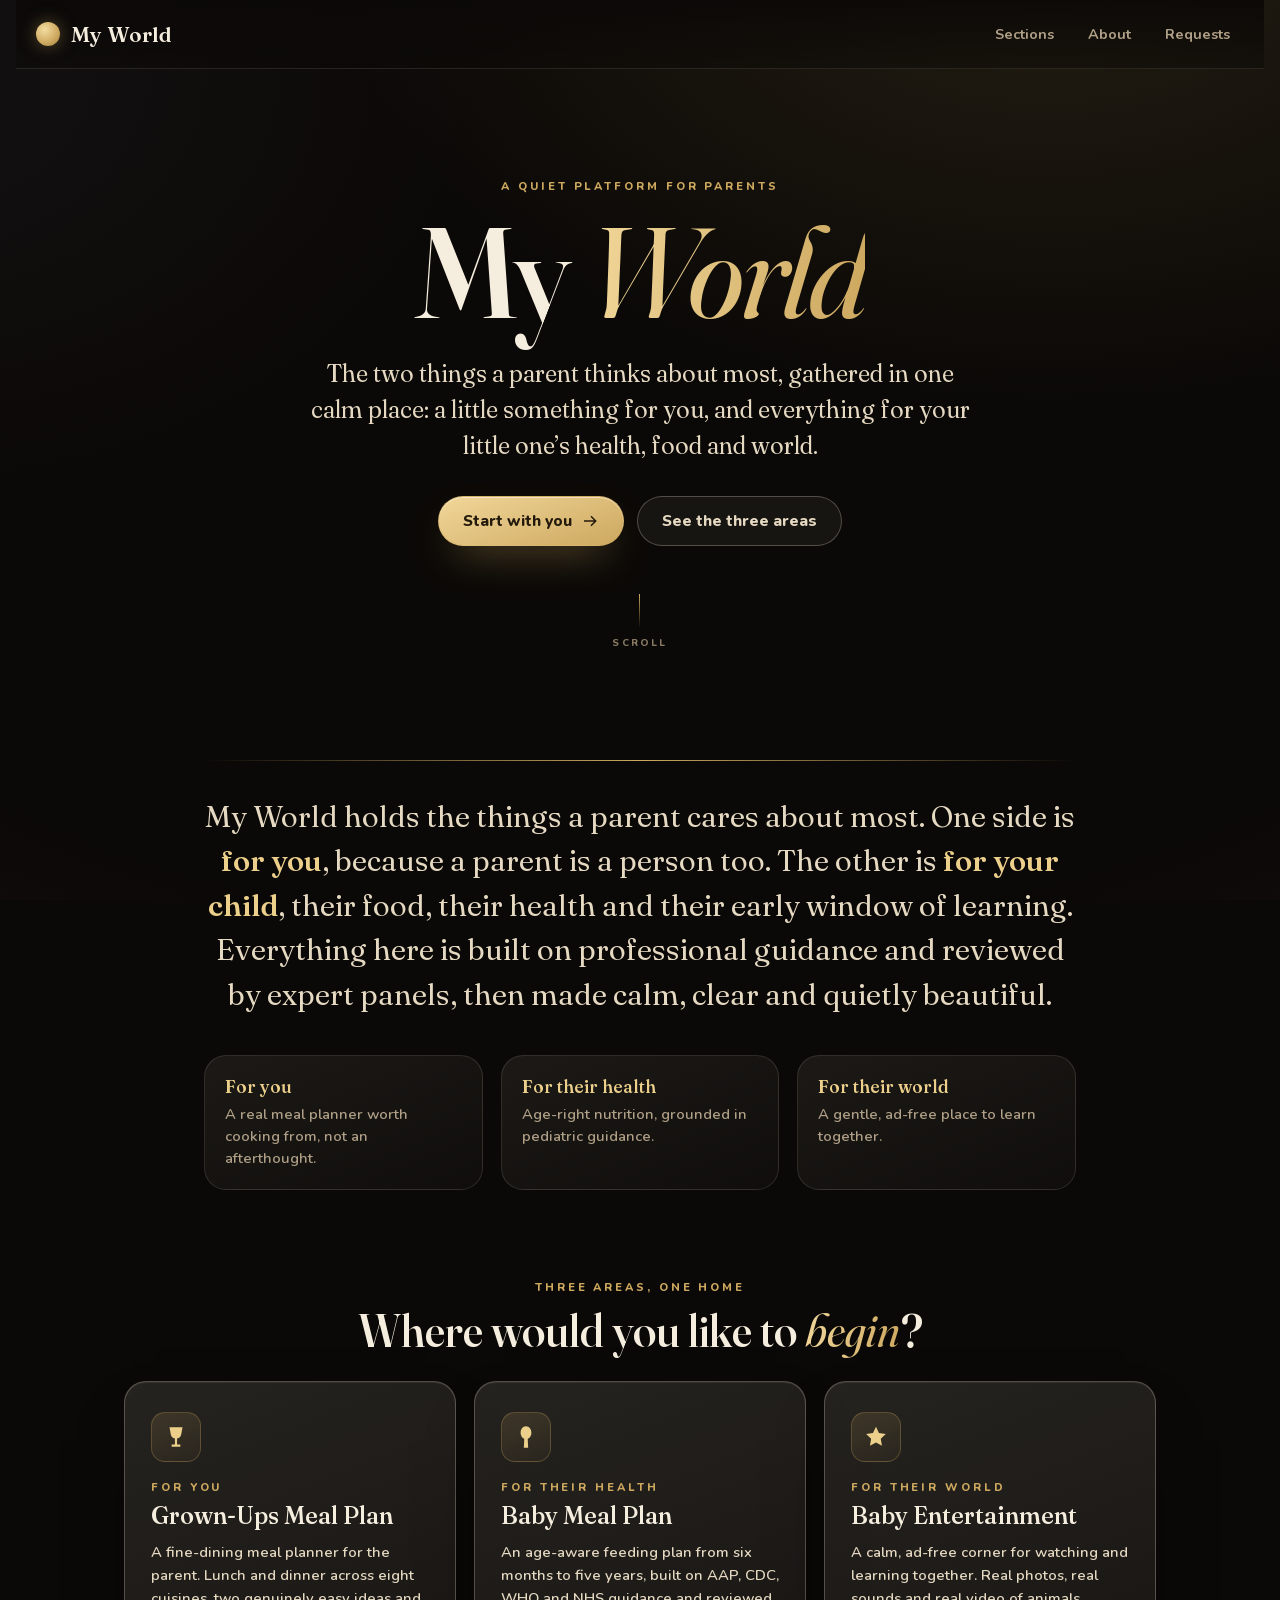
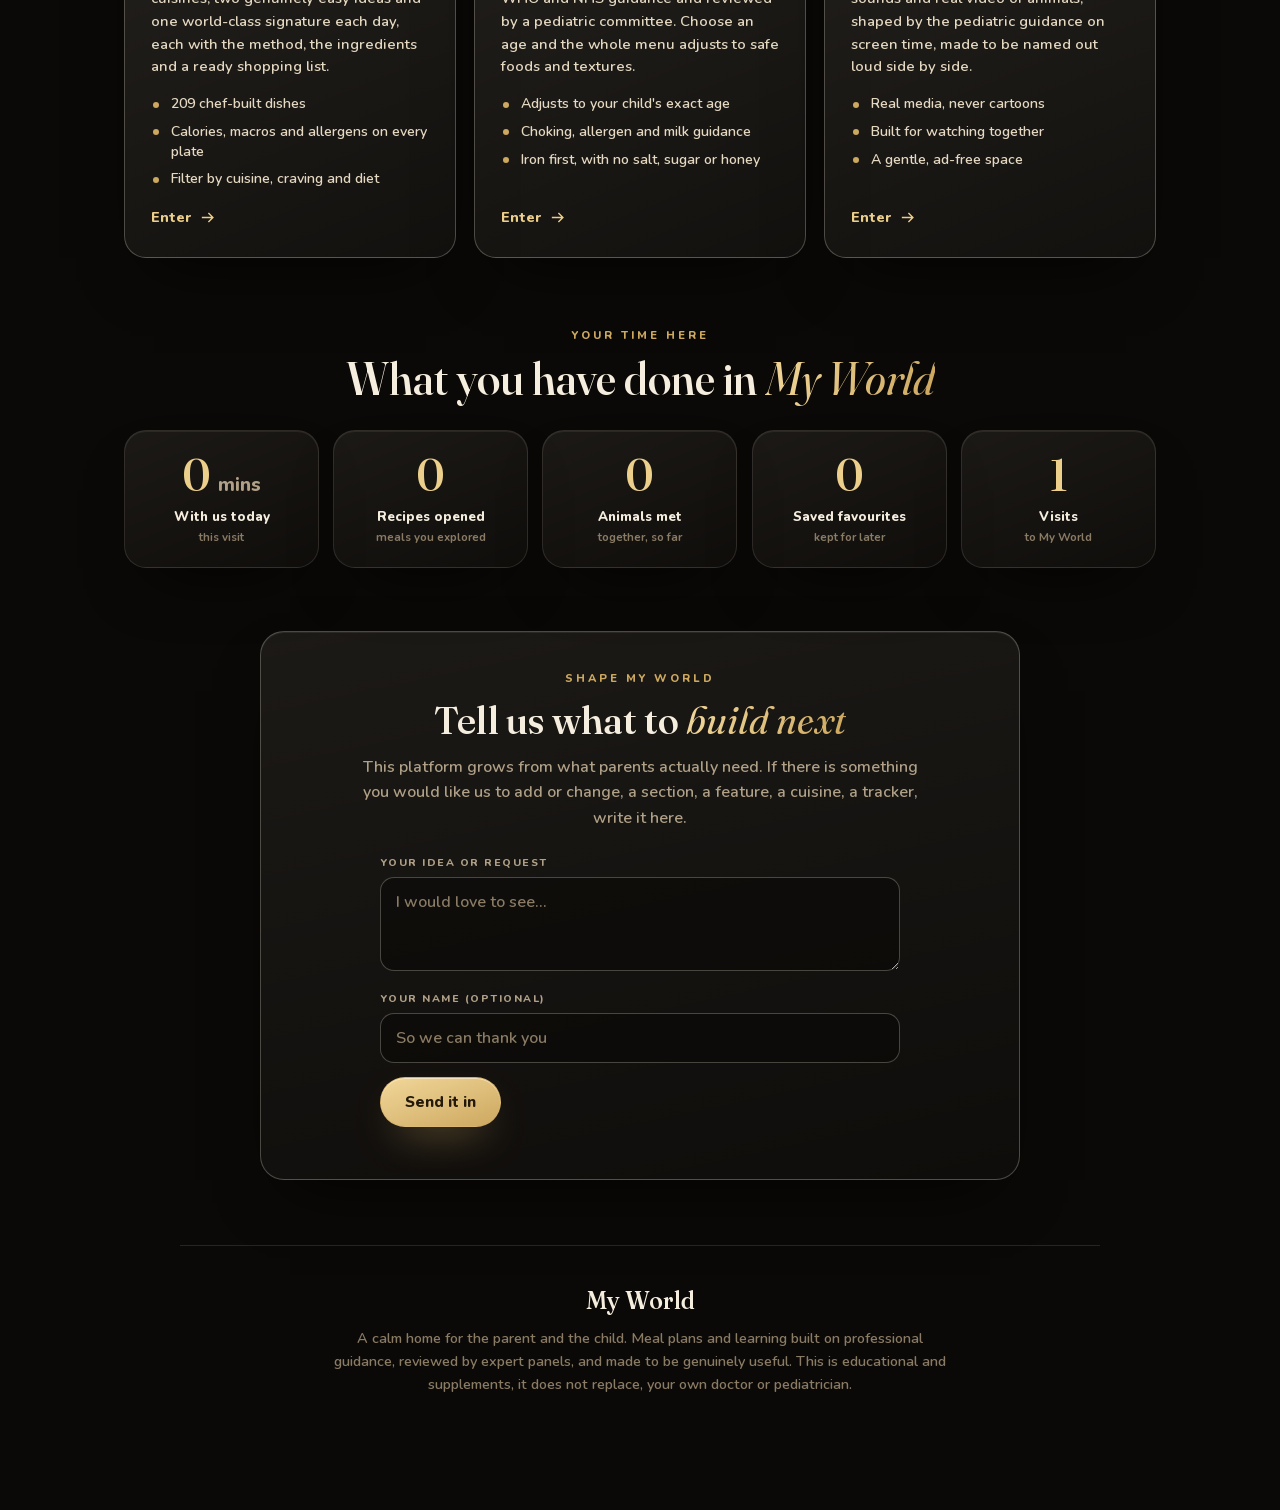
<file: index.html>
<!DOCTYPE html>
<html lang="en">
<head>
<meta charset="UTF-8" />
<meta name="viewport" content="width=device-width, initial-scale=1.0, viewport-fit=cover" />
<meta name="apple-mobile-web-app-capable" content="yes" />
<meta name="apple-mobile-web-app-status-bar-style" content="default" />
<meta name="apple-mobile-web-app-title" content="My World" />
<meta name="theme-color" content="#0b0907" />
<title>My World</title>
<link rel="stylesheet" href="core/core.css?v=35" />
<link rel="stylesheet" href="modules/grownmeals/grownmeals.css?v=35" />
<link rel="stylesheet" href="modules/landing/landing.css?v=35" />
<link rel="stylesheet" href="modules/songs/songs.css?v=35" />
</head>
<body>
  <div id="app"></div>

  <!-- platform core, then modules, then start -->
  <script src="core/core.js?v=35"></script>
  <script src="modules/landing/landing.js?v=35"></script>
  <script src="modules/animals/animals.js?v=35"></script>
  <script src="modules/meals/meals.js?v=35"></script>
  <script src="modules/grownmeals/grownmeals.js?v=35"></script>
  <script src="modules/songs/songs.js?v=35"></script>
  <script>ChloePlatform.init();</script>
</body>
</html>
</file>
<file: core/core.css>
/* ============================================================
   Chloe's World, Platform Core Design System
   Theme: "Golden Hour Cinema", dark, warm, cinematic glass with
   a single golden accent. Built once, reused by every module.
   Stays bound by the AAP 5 Cs: real media, calm pacing, soft
   still glow, gentle short motion. (See DESIGN_SYSTEM.md.)
   ============================================================ */
/* bundled fonts, local, so the app stays fully offline */
@font-face{ font-family:"Fredoka"; src:url("fonts/Fredoka-600.woff2") format("woff2"); font-weight:600; font-display:swap; }
@font-face{ font-family:"Fredoka"; src:url("fonts/Fredoka-700.woff2") format("woff2"); font-weight:700; font-display:swap; }
@font-face{ font-family:"Nunito"; src:url("fonts/Nunito-400.woff2") format("woff2"); font-weight:400; font-display:swap; }
@font-face{ font-family:"Nunito"; src:url("fonts/Nunito-600.woff2") format("woff2"); font-weight:600; font-display:swap; }
@font-face{ font-family:"Nunito"; src:url("fonts/Nunito-700.woff2") format("woff2"); font-weight:700; font-display:swap; }
@font-face{ font-family:"Nunito"; src:url("fonts/Nunito-800.woff2") format("woff2"); font-weight:800; font-display:swap; }

:root{
  /* soft "first light in a nursery" base, warm ivory-rose, light theme */
  --bg-0:#fdeff1;
  --bg-1:#fbe7ec;
  --bg-2:#f8edea;
  --ink:#4a3a48;          /* soft plum ink, never black */
  --muted:#6f5c6b;        /* plum-grey, same family as the ink (>=4.5:1 small-text on cards) */
  --accent:#9d4368;       /* readable deep rose, for accent TEXT and small labels (>=4.5:1) */
  --sage:#4f7a5f;         /* readable deep sage, for success TEXT (>=4.5:1) */
  --warn-ink:#a8552f;     /* terracotta caution text (iron + safe-prep cues) */
  --warn-rgb:216,138,110; /* warm caution wash; cooled in the boy theme */
  --name-flash:246,212,223; /* the celebration name-glow flash; cooled in the boy theme */

  /* the rose accent family (kept under the old names so every component cascades) */
  --gold:#e7a9bc;         /* rose, the hero accent */
  --gold-2:#c9748e;       /* deep rose, the one slightly saturated focal note */
  --gold-hi:#fad9e4;      /* pale rose highlight, for gradient tops and glass rims */
  --ember:#f3c3a7;        /* peach, the connective warmth between rose and ivory */
  --leaf:#a7cbb4;         /* soft sage-mint, success and game-correct fills */
  --berry:#df8fb0;        /* rose, the favourite heart */
  --ink-on-gold:#4a2e3c;  /* deep plum that sits on a rose button */

  /* RGB tokens so the accent glow, warm shadow, and heart can be re-tinted per theme
     (girl = rose, boy = light blue). Used as rgba(var(--accent-rgb), a). */
  --accent-rgb:231,169,188;   /* rose glow + accent washes */
  --shadow-rgb:168,122,140;   /* warm rose-grey shadow */
  --berry-rgb:223,143,176;    /* the favourite heart */

  /* frosted milk-glass, one surface language on the light ground */
  --glass:rgba(255,250,252,.55);
  --glass-2:rgba(255,252,253,.74);
  --glass-line:rgba(214,168,184,.45);
  --glass-line-2:rgba(201,116,142,.5);
  --glow:rgba(var(--accent-rgb),.42);

  --radius:30px;
  --radius-sm:18px;
  --tap:68px;             /* minimum tap target for little hands */
  --shadow:0 26px 54px -26px rgba(var(--shadow-rgb),.42);   /* warm rose-grey, never cold black */
  --shadow-sm:0 14px 30px -16px rgba(var(--shadow-rgb),.32);
  --font:"Nunito",system-ui,-apple-system,"Segoe UI",sans-serif;
  --font-display:"Fredoka","Baloo 2","Chalkboard SE",system-ui,sans-serif;
  --maxw:1320px;
  --readw:820px;
}

/* ============================================================
   Boy theme "Clear Morning": a soft, sophisticated light-blue sky.
   Same desaturated, calm approach as the rose theme, just cooler.
   Selected by data-theme="boy" on <html>; the girl rose theme is the
   default :root. Only the colour decisions change; layout is shared.
   ============================================================ */
html[data-theme="boy"]{
  --bg-0:#eaf3fb; --bg-1:#e6eef9; --bg-2:#eaf2f3;
  --ink:#33424f;          /* soft deep slate-blue, never black */
  --muted:#5c6e80;        /* deepened for >=4.5:1 small-text on the cool ground/cards */
  --accent:#336d96;       /* readable deep sky-blue, for accent TEXT and labels */
  --sage:#3f7768;         /* deepened for >=4.5:1 small-text */
  --warn-ink:#3f6e7e;     /* cool slate caution text, so iron/safety cues stay on-theme in blue */
  --warn-rgb:120,156,176; /* cool caution wash */
  --name-flash:216,236,251; /* pale sky name-glow flash */
  --gold:#9cc3e4;         /* sky blue, the hero accent */
  --gold-2:#5790c2;       /* deeper blue, the one focal note */
  --gold-hi:#dcecfb;      /* pale sky highlight for gradient tops and rims */
  --ember:#efcaa6;        /* kept peach so the sun guide stays a warm sun in a cool sky */
  --leaf:#8ecbb2;         /* soft teal-mint, success and game-correct */
  --berry:#e8967a;        /* warm coral, the favourite heart (a friendly warm note) */
  --ink-on-gold:#1f3548;  /* deep navy that sits on a blue button */
  --glass:rgba(250,253,255,.55);
  --glass-2:rgba(252,254,255,.74);
  --glass-line:rgba(150,186,214,.46);
  --glass-line-2:rgba(92,146,196,.5);
  --accent-rgb:124,170,214;   /* blue glow + accent washes */
  --shadow-rgb:96,124,156;    /* cool blue-grey shadow */
  --berry-rgb:232,150,122;    /* coral heart */
}
html[data-theme="boy"] body{
  background:
    radial-gradient(120% 120% at 18% 8%, #eef6fd 0%, #e4effb 30%, #e8f3f3 62%, #eef0fb 100%),
    linear-gradient(160deg, #ecf4fd 0%, #e6eef9 48%, #eef3f2 100%);
}
/* keep Sunny a warm sun even in the cool sky */
html[data-theme="boy"] .sunny .core{ background:radial-gradient(circle at 38% 34%, #fff4ea, #f6cda6 58%, #f0b884); }
html[data-theme="boy"] .sunny .ray{ background:linear-gradient(180deg,#ffe7d6,#f3b98e); }
/* cool the ambient orbs to a soft blue sky */
html[data-theme="boy"] .orb--blush{ background:radial-gradient(circle at 32% 30%, #cfe6fb, #e6f1fd 66%, transparent 72%); }
html[data-theme="boy"] .orb--lilac{ background:radial-gradient(circle at 32% 30%, #d2e8f6, #e8f3fb 68%, transparent 74%); }
html[data-theme="boy"] .orb--peach{ background:radial-gradient(circle at 32% 30%, #cdeae3, #e5f4f0 68%, transparent 74%); }
html[data-theme="boy"] .tw{ background:radial-gradient(circle at 40% 38%, #fbfdff, #c8def6 66%, transparent); }
html[data-theme="boy"] .tile, html[data-theme="boy"] .hero{ background:#e3edf5; }
html[data-theme="boy"] .grownup{ background:linear-gradient(160deg, rgba(169,212,207,.24), rgba(var(--accent-rgb),.14)); border-color:rgba(150,186,214,.55); }
html[data-theme="boy"] .read-card::before{ color:rgba(92,146,196,.42); }
html[data-theme="boy"] .lightbox{ background:rgba(26,38,52,.82); }
html[data-theme="boy"] .toast{ background:linear-gradient(160deg, rgba(40,56,74,.95), rgba(30,44,62,.9)); color:#eef5fb; }
/* cool the few warm-white frosted chips so they match the blue tiles/page (no warm fringe) */
html[data-theme="boy"] .topbar{ background:linear-gradient(180deg, rgba(250,253,255,.88), rgba(250,253,255,.58)); }
html[data-theme="boy"] .tile .label{ background:linear-gradient(160deg, rgba(250,253,255,.78), rgba(245,250,255,.62)); }
html[data-theme="boy"] .hero .cap{ background:linear-gradient(160deg, rgba(250,253,255,.82), rgba(245,250,255,.66)); }
html[data-theme="boy"] .lightbox .lb-count{ background:linear-gradient(160deg, rgba(250,253,255,.86), rgba(245,250,255,.72)); }
html[data-theme="boy"] .tile.soon::after{ background:linear-gradient(180deg, rgba(250,253,255,.28), rgba(245,250,255,.12)); }
html[data-theme="boy"] .tile.soon .soon-tag{ background:rgba(250,253,255,.7); }

*{ box-sizing:border-box; -webkit-tap-highlight-color:transparent; }
html,body{ margin:0; padding:0; min-height:100%; }
body{
  font-family:var(--font); color:var(--ink); font-weight:600;
  /* a true two-source dawn: a warm rose glow from the top-left bleeding into a cooler lilac corner */
  background:
    radial-gradient(120% 120% at 18% 8%, #fdeff1 0%, #fbe7ec 30%, #f8edea 62%, #f4eef6 100%),
    linear-gradient(160deg, #fceff2 0%, #f7eaf1 48%, #f3eef7 100%);
  background-attachment:fixed;
  -webkit-user-select:none; user-select:none; touch-action:manipulation;
  overflow-x:hidden;
}
/* the finest grain, just enough tooth to keep the pastels from looking flat (no darkening) */
body::before{
  content:""; position:fixed; inset:0; z-index:0; pointer-events:none; opacity:.16; mix-blend-mode:multiply;
  background-image:url("data:image/svg+xml,%3Csvg xmlns='http://www.w3.org/2000/svg' width='180' height='180'%3E%3Cfilter id='n'%3E%3CfeTurbulence type='fractalNoise' baseFrequency='0.85' numOctaves='2' stitchTiles='stitch'/%3E%3C/filter%3E%3Crect width='100%25' height='100%25' filter='url(%23n)' opacity='0.5'/%3E%3C/svg%3E");
}
/* a barely-there warm rim, for quiet depth at the edges (light, not a dark vignette) */
body::after{
  content:""; position:fixed; inset:0; z-index:0; pointer-events:none;
  background:radial-gradient(130% 115% at 50% 32%, transparent 62%, rgba(var(--shadow-rgb),.10) 100%);
}
img{ -webkit-user-drag:none; user-drag:none; }
button{ font-family:inherit; cursor:pointer; border:none; background:none; color:inherit; }
/* one clear, theme-aware keyboard focus ring across every control (WCAG 2.4.7).
   :where() keeps specificity at 0 so component styles still win; --gold-2 retints per theme. */
:where(button,[tabindex],input,select,a):focus-visible{ outline:3px solid var(--gold-2); outline-offset:3px; border-radius:inherit; }

/* ---------- app shell ---------- */
#app{ position:relative; z-index:1; max-width:var(--maxw); margin:0 auto; padding:0 16px 54px; }

.topbar{
  position:sticky; top:0; z-index:40;
  display:flex; align-items:center; gap:13px;
  padding:13px 16px; margin:0 -16px 10px;
  background:linear-gradient(180deg, rgba(255,250,252,.88), rgba(255,250,252,.58));
  backdrop-filter:blur(18px) saturate(1.25); -webkit-backdrop-filter:blur(18px) saturate(1.25);
  border-bottom:1px solid var(--glass-line); box-shadow:0 1px 0 rgba(255,255,255,.6) inset;
}
.topbar .spacer{ flex:1; }

/* the guide "Sunny", a warm sun drawn in CSS (no cartoon, no emoji), now glowing in the dark.
   Each ray pivots on the sun's true centre and is pushed out radially, so the rays sit evenly
   all the way around. The whole sun spins as one piece. */
.sunny{ position:relative; width:46px; height:46px; flex:0 0 auto; filter:drop-shadow(0 3px 10px rgba(var(--accent-rgb),.5)); }
.sunny.spin{ animation:sunspin 26s linear infinite; }
.sunny .core{ position:absolute; inset:11px; border-radius:50%;
  background:radial-gradient(circle at 38% 34%, #fff4ea, var(--ember) 60%, var(--gold) 100%);
  box-shadow:0 0 14px rgba(243,195,167,.7); }
.sunny .ray{ position:absolute; top:50%; left:50%; width:4px; height:8px; margin:-4px 0 0 -2px;
  border-radius:3px; background:linear-gradient(180deg,#ffe7d6,var(--gold));
  transform:rotate(var(--a,0deg)) translateY(-16px); }
@keyframes sunspin{ to{ transform:rotate(360deg); } }
.brand{ font-family:var(--font-display); font-weight:700; font-size:1.2rem; letter-spacing:.2px; color:var(--ink); }
.brand small{ display:block; font-family:var(--font); font-weight:700; font-size:.72rem; color:var(--muted); letter-spacing:.2px; }

.pill-btn{
  min-height:46px; padding:0 18px; border-radius:999px; font-family:var(--font-display); font-weight:600; font-size:.98rem;
  color:var(--ink); background:linear-gradient(160deg,var(--glass-2),var(--glass));
  backdrop-filter:blur(12px); -webkit-backdrop-filter:blur(12px);
  border:1px solid var(--glass-line); box-shadow:var(--shadow-sm), inset 0 1px 0 rgba(255,255,255,.1);
  display:inline-flex; align-items:center; gap:8px; transition:transform .12s ease, box-shadow .2s ease, filter .2s ease;
}
.pill-btn.ghost{ color:var(--ink); }
.pill-btn.warm{ color:var(--ink-on-gold); background:linear-gradient(160deg,var(--gold-hi),var(--gold) 52%,var(--gold-2));
  border:1px solid rgba(255,255,255,.28); box-shadow:0 14px 30px -12px rgba(var(--accent-rgb),.5), inset 0 1px 0 rgba(255,255,255,.5); }
.pill-btn:active{ transform:scale(.96); }
@media(hover:hover){ .pill-btn:hover{ box-shadow:var(--shadow-sm), 0 0 26px -8px var(--glow); } }

/* ---------- boy / girl theme toggle (top bar) ---------- */
.theme-toggle{ display:inline-flex; gap:4px; padding:4px; border-radius:999px; flex:0 0 auto;
  background:linear-gradient(160deg,var(--glass-2),var(--glass));
  backdrop-filter:blur(12px); -webkit-backdrop-filter:blur(12px);
  border:1px solid var(--glass-line); box-shadow:var(--shadow-sm), inset 0 1px 0 rgba(255,255,255,.5); }
.thm{ display:inline-flex; align-items:center; gap:8px; min-height:44px; padding:0 14px; border-radius:999px;
  font-family:var(--font-display); font-weight:600; font-size:.92rem; color:var(--muted); border:1px solid transparent;
  transition:transform .12s ease, background .25s ease, color .2s ease, box-shadow .2s ease; }
.thm .sw{ width:15px; height:15px; flex:0 0 auto; border-radius:50%; box-shadow:inset 0 0 0 1px rgba(255,255,255,.55), 0 1px 2px rgba(0,0,0,.12); }
.thm-girl .sw{ background:radial-gradient(circle at 38% 34%, #fbe2ea, #e7a9bc 62%, #c9748e); }
.thm-boy .sw{ background:radial-gradient(circle at 38% 34%, #dcecfb, #9cc3e4 62%, #5790c2); }
.thm:active{ transform:scale(.95); }
@media(hover:hover){ .thm:hover{ color:var(--ink); } }
.thm.on{ color:var(--ink-on-gold);
  background:linear-gradient(160deg,var(--gold-hi),var(--gold) 55%,var(--gold-2));
  border:1px solid rgba(255,255,255,.4); box-shadow:0 8px 20px -10px var(--glow), inset 0 1px 0 rgba(255,255,255,.5); }

/* ---------- headings ---------- */
.h-hero{ text-align:center; padding:30px 8px 8px; }
.h-hero .kick{ display:inline-block; font-family:var(--font-display); font-weight:600; color:var(--accent);
  letter-spacing:1.6px; text-transform:uppercase; font-size:.8rem; margin-bottom:16px;
  background:linear-gradient(160deg,var(--glass-2),var(--glass)); border:1px solid rgba(var(--accent-rgb),.4);
  padding:7px 18px; border-radius:999px; backdrop-filter:blur(10px); -webkit-backdrop-filter:blur(10px);
  box-shadow:0 0 22px -8px var(--glow); }
.h-hero h1{ margin:0; font-family:var(--font-display); font-weight:700; font-size:clamp(2.4rem,6.6vw,3.7rem); line-height:1.02;
  color:var(--ink); letter-spacing:-.5px; }
.h-hero h1 .accent{
  background:linear-gradient(180deg,var(--gold-hi),var(--gold) 55%,var(--gold-2));
  -webkit-background-clip:text; background-clip:text; -webkit-text-fill-color:transparent; color:transparent;
  filter:drop-shadow(0 4px 20px rgba(var(--accent-rgb),.3)); }
.h-hero p{ margin:15px auto 0; max-width:560px; font-weight:600; color:var(--muted); font-size:clamp(1.02rem,2.8vw,1.2rem); }

.section-title{ display:flex; align-items:center; gap:13px; margin:38px 6px 14px;
  font-family:var(--font-display); font-weight:600; font-size:clamp(1.35rem,3.8vw,1.85rem); color:var(--ink); letter-spacing:.2px; }
.section-title::before{ content:""; width:14px; height:14px; border-radius:5px; flex:0 0 auto;
  background:linear-gradient(155deg,var(--gold-hi),var(--gold-2)); box-shadow:0 0 14px var(--glow); }
.section-title .rule{ flex:1; height:1px; border-radius:2px; background:linear-gradient(90deg,rgba(var(--accent-rgb),.4),rgba(var(--accent-rgb),0)); }

/* ---------- animal grid, large full-bleed photos in frosted glass ---------- */
.grid{ display:grid; grid-template-columns:repeat(auto-fill,minmax(222px,1fr)); gap:22px; padding:6px 4px 4px; }
.tile{ position:relative; border-radius:28px; aspect-ratio:1/1; overflow:hidden;
  background:#f3e3e9; isolation:isolate;
  box-shadow:var(--shadow), 0 0 0 1px var(--glass-line), 0 0 30px -16px var(--glow);
  transition:transform .2s cubic-bezier(.2,.7,.2,1), box-shadow .25s ease; }
.tile img{ position:absolute; inset:0; width:100%; height:100%; object-fit:cover; z-index:-1; transition:transform .5s ease; }
/* permanent soft glass rim + a gentle top light */
.tile::after{ content:""; position:absolute; inset:0; border-radius:28px; pointer-events:none;
  box-shadow:inset 0 1px 0 rgba(255,255,255,.18), inset 0 0 0 1px rgba(255,255,255,.08);
  background:linear-gradient(180deg, rgba(255,255,255,.05), transparent 26%); }
@media (hover:hover){ .tile:hover{ transform:translateY(-6px);
    box-shadow:var(--shadow), 0 0 0 1px var(--glass-line-2), 0 0 48px -10px var(--glow); }
  .tile:hover img{ transform:scale(1.05); } }
.tile:active{ transform:scale(.96); box-shadow:var(--shadow), 0 0 0 1px var(--gold), 0 0 52px -8px var(--glow); }
.tile .label{ position:absolute; left:10px; right:10px; bottom:10px; padding:13px 14px;
  display:flex; align-items:center; justify-content:space-between; gap:8px; border-radius:18px;
  background:linear-gradient(160deg, rgba(255,250,252,.78), rgba(255,247,250,.62));
  backdrop-filter:blur(16px) saturate(1.25); -webkit-backdrop-filter:blur(16px) saturate(1.25);
  border:1px solid rgba(255,255,255,.6); box-shadow:0 10px 24px -14px rgba(var(--shadow-rgb),.5), inset 0 1px 0 rgba(255,255,255,.7);
  color:var(--ink); font-family:var(--font-display); font-weight:600; font-size:clamp(1.08rem,3vw,1.35rem); }
.tile .label .play{ width:32px; height:32px; flex:0 0 auto; border-radius:50%;
  background:linear-gradient(160deg,var(--gold-hi),var(--gold-2)); display:grid; place-items:center;
  box-shadow:0 0 16px -2px var(--glow), inset 0 1px 0 rgba(255,255,255,.5); }
.tile .label .play svg{ width:14px; height:14px; margin-left:2px; fill:var(--ink-on-gold); }
/* "soon" tile, present but not yet openable (assets incomplete) */
.tile.soon{ cursor:default; }
.tile.soon img{ filter:saturate(.62) brightness(1.02); }
.tile.soon::after{ background:linear-gradient(180deg, rgba(255,250,252,.28), rgba(255,247,250,.12)); }
.tile.soon .soon-tag{ flex:0 0 auto; padding:5px 12px; border-radius:999px;
  font-family:var(--font-display); font-weight:700; font-size:.82rem; letter-spacing:.02em;
  color:var(--accent); background:rgba(255,250,252,.7);
  border:1px solid var(--glass-line); box-shadow:inset 0 1px 0 rgba(255,255,255,.6); }

/* ---------- detail page ---------- */
.detail{ padding-top:6px; }
.detail-inner{ max-width:880px; margin:0 auto; }
.detail .back{ position:sticky; top:74px; z-index:30; }
.back-btn{ min-height:var(--tap); padding:0 24px 0 18px; border-radius:999px; font-family:var(--font-display); font-weight:600; font-size:1.08rem;
  color:var(--ink); background:linear-gradient(160deg,var(--glass-2),var(--glass));
  backdrop-filter:blur(14px); -webkit-backdrop-filter:blur(14px);
  border:1px solid var(--glass-line); box-shadow:var(--shadow-sm), inset 0 1px 0 rgba(255,255,255,.1);
  display:inline-flex; align-items:center; gap:8px; transition:transform .12s ease, box-shadow .2s ease; }
.back-btn svg path{ fill:var(--gold-hi); }
.back-btn:active{ transform:scale(.96); }
@media(hover:hover){ .back-btn:hover{ box-shadow:var(--shadow-sm), 0 0 26px -8px var(--glow); } }

.name-block{ text-align:center; margin:14px 0 6px; }
.name-block .kicker{ display:inline-block; font-family:var(--font-display); font-weight:600;
  color:var(--accent); background:linear-gradient(160deg,var(--glass-2),var(--glass)); border:1px solid rgba(var(--accent-rgb),.42);
  padding:6px 18px; border-radius:999px; font-size:clamp(.92rem,2.6vw,1.12rem); letter-spacing:1px; text-transform:lowercase;
  backdrop-filter:blur(10px); -webkit-backdrop-filter:blur(10px); box-shadow:0 0 22px -8px var(--glow); }
.animal-name{ font-family:var(--font-display); font-weight:700; text-align:center; line-height:1.02;
  font-size:clamp(2.8rem,9vw,4.3rem); margin:10px 0 0;
  background:linear-gradient(180deg,var(--gold-hi),var(--gold) 52%,var(--gold-2));
  -webkit-background-clip:text; background-clip:text; -webkit-text-fill-color:transparent; color:transparent;
  filter:drop-shadow(0 6px 26px rgba(var(--accent-rgb),.32)); }

/* hero video, a glowing glass picture plate */
.hero{ position:relative; border-radius:30px; overflow:hidden; background:#f3e3e9;
  border:1px solid var(--glass-line); aspect-ratio:16/9; margin:14px 0 4px;
  box-shadow:var(--shadow), 0 0 0 1px rgba(255,255,255,.5), 0 0 60px -22px var(--glow); }
.hero video, .hero img.poster{ position:absolute; inset:0; width:100%; height:100%; object-fit:cover; }
.hero .playbtn{ position:absolute; inset:0; display:flex; align-items:center; justify-content:center;
  background:radial-gradient(circle at center, rgba(40,28,34,.04), rgba(40,28,34,.22)); border:none; width:100%; height:100%; }
.hero .playbtn .circ{ position:relative; width:92px; height:92px; border-radius:50%;
  background:linear-gradient(160deg,var(--gold-hi),var(--gold) 60%,var(--gold-2));
  display:flex; align-items:center; justify-content:center;
  box-shadow:0 0 38px -4px var(--glow), inset 0 2px 0 rgba(255,255,255,.5); transition:transform .12s; }
.hero .playbtn .circ::after{ content:""; position:absolute; inset:-14px; border-radius:50%;
  border:2px solid rgba(var(--accent-rgb),.55); animation:ring 2.8s ease-out infinite; }
.hero .playbtn:active .circ{ transform:scale(.92); }
.hero .playbtn svg{ width:40px; height:40px; margin-left:5px; fill:var(--ink-on-gold); }
@keyframes ring{ 0%{ transform:scale(.85); opacity:.7; } 100%{ transform:scale(1.32); opacity:0; } }
.hero .cap{ position:absolute; left:14px; bottom:14px;
  background:linear-gradient(160deg, rgba(255,250,252,.82), rgba(255,247,250,.66));
  backdrop-filter:blur(12px); -webkit-backdrop-filter:blur(12px); border:1px solid rgba(255,255,255,.6);
  color:var(--accent); font-family:var(--font-display); font-weight:600; font-size:.9rem; padding:7px 15px; border-radius:999px;
  box-shadow:0 8px 18px -12px rgba(var(--shadow-rgb),.6); }

/* big sound button, gold, with a soft halo while playing */
.sound-btn{ width:100%; min-height:76px; margin:18px 0 6px; border-radius:22px;
  background:linear-gradient(160deg,var(--gold-hi),var(--gold) 50%,var(--gold-2)); color:var(--ink-on-gold);
  font-family:var(--font-display); font-weight:700; font-size:clamp(1.2rem,4vw,1.55rem);
  border:1px solid rgba(255,255,255,.3);
  box-shadow:0 18px 40px -16px rgba(var(--accent-rgb),.6), inset 0 2px 0 rgba(255,255,255,.55);
  display:flex; align-items:center; justify-content:center; gap:14px; padding:12px 16px; letter-spacing:.3px;
  transition:transform .12s ease, box-shadow .25s ease; }
.sound-btn:active{ transform:scale(.98); }
.sound-btn.playing{ animation:halo 1.6s ease-in-out infinite; }
@keyframes halo{ 0%,100%{ box-shadow:0 18px 40px -16px rgba(var(--accent-rgb),.6), inset 0 2px 0 rgba(255,255,255,.55);}
  50%{ box-shadow:0 0 0 8px rgba(var(--accent-rgb),.18), 0 0 50px -6px var(--glow), inset 0 2px 0 rgba(255,255,255,.55);} }
.sound-btn .ic{ width:50px; height:50px; flex:0 0 auto; border-radius:50%; background:rgba(74,46,60,.16);
  display:grid; place-items:center; box-shadow:inset 0 0 0 1.5px rgba(74,46,60,.22); }
.sound-btn .ic svg{ width:28px; height:28px; fill:var(--ink-on-gold); }

/* photo gallery, small glass prints */
.gallery{ display:grid; grid-template-columns:repeat(auto-fill,minmax(122px,1fr)); gap:14px; margin:12px 0; }
.gallery button{ border-radius:18px; aspect-ratio:1/1; padding:5px;
  background:linear-gradient(160deg,var(--glass-2),var(--glass)); border:1px solid var(--glass-line);
  box-shadow:var(--shadow-sm), inset 0 1px 0 rgba(255,255,255,.1); transition:transform .14s ease, box-shadow .2s ease; }
.gallery button:active{ transform:scale(.95) rotate(-1deg); }
@media(hover:hover){ .gallery button:hover{ box-shadow:var(--shadow-sm), 0 0 28px -10px var(--glow); } }
.gallery img{ width:100%; height:100%; object-fit:cover; border-radius:13px; transition:transform .3s; }
.gallery button:active img{ transform:scale(1.04); }

/* lightbox */
.lightbox{ position:fixed; inset:0; z-index:80; background:rgba(46,30,38,.82);
  backdrop-filter:blur(10px); -webkit-backdrop-filter:blur(10px);
  display:flex; align-items:center; justify-content:center; padding:20px; }
.lightbox img{ max-width:96%; max-height:86%; border-radius:18px;
  box-shadow:0 30px 80px -20px rgba(46,30,38,.7), 0 0 60px -16px var(--glow); border:1px solid rgba(255,255,255,.4); }
.lightbox .x{ position:absolute; top:16px; right:16px; width:62px; height:62px; border-radius:50%;
  background:linear-gradient(160deg,var(--glass-2),var(--glass)); backdrop-filter:blur(12px); -webkit-backdrop-filter:blur(12px);
  border:1px solid var(--glass-line); font-size:1.6rem; font-weight:900; color:var(--ink); box-shadow:var(--shadow); }

/* description card, glass */
.read-card{ position:relative; background:linear-gradient(160deg,var(--glass-2),var(--glass));
  backdrop-filter:blur(16px) saturate(1.2); -webkit-backdrop-filter:blur(16px) saturate(1.2);
  border:1px solid var(--glass-line); border-radius:var(--radius);
  padding:24px 22px 18px; box-shadow:var(--shadow-sm), inset 0 1px 0 rgba(255,255,255,.1); margin:16px 0; }
.read-card::before{ content:"\201C"; position:absolute; top:-2px; left:16px; font-family:var(--font-display);
  font-size:4rem; line-height:1; color:rgba(201,116,142,.42); }
.read-card .child-text{ font-family:var(--font-display); font-weight:600; font-size:clamp(1.25rem,3.8vw,1.6rem);
  line-height:1.42; color:var(--ink); padding-left:6px; padding-top:10px; }
.read-card .read-btn{ margin-top:16px; min-height:56px; padding:0 22px; border-radius:999px;
  font-family:var(--font-display); font-weight:600; font-size:1.04rem;
  color:var(--ink); background:linear-gradient(160deg,var(--glass-2),var(--glass)); border:1px solid rgba(167,203,180,.4);
  box-shadow:var(--shadow-sm), inset 0 1px 0 rgba(255,255,255,.1); display:inline-flex; align-items:center; gap:9px; }
.read-card .read-btn:active{ transform:scale(.97); }
.read-card .read-btn svg{ width:24px; height:24px; fill:var(--leaf); }
.parent-note{ margin-top:18px; padding-top:14px; border-top:1px dashed var(--glass-line-2); color:var(--muted); font-size:.95rem; line-height:1.56; }
.parent-note b{ font-family:var(--font-display); font-weight:600; color:var(--accent); }

/* Grown-Up Card, co-play component, warm gold-tinted glass to read as a distinct layer */
.grownup{ position:relative; border-radius:var(--radius); padding:22px; margin:18px 0;
  background:linear-gradient(160deg, rgba(243,195,167,.22), rgba(var(--accent-rgb),.12));
  backdrop-filter:blur(16px) saturate(1.2); -webkit-backdrop-filter:blur(16px) saturate(1.2);
  border:1px solid rgba(214,168,184,.55); box-shadow:var(--shadow-sm), 0 0 40px -18px var(--glow), inset 0 1px 0 rgba(255,255,255,.6); }
.grownup .gtag{ display:inline-flex; align-items:center; gap:10px; font-family:var(--font-display); font-weight:600; color:var(--accent);
  font-size:.92rem; letter-spacing:.8px; text-transform:uppercase; margin-bottom:10px; }
.grownup .gtag .dot{ width:22px; height:22px; border-radius:50%; background:linear-gradient(160deg,var(--gold-hi),var(--gold-2)); box-shadow:0 0 14px var(--glow); }
.grownup .row{ margin:12px 0; }
.grownup .row .k{ font-family:var(--font-display); font-weight:600; color:var(--accent); font-size:.82rem; text-transform:uppercase; letter-spacing:.7px; }
.grownup .row .v{ font-size:1.12rem; font-weight:700; line-height:1.46; color:var(--ink); }

/* all-done / session end */
.alldone{ text-align:center; padding:44px 18px; }
.alldone .big{ font-family:var(--font-display); font-weight:700; font-size:clamp(2.2rem,7vw,3.2rem); margin:0 0 8px;
  background:linear-gradient(180deg,var(--gold-hi),var(--gold-2)); -webkit-background-clip:text; background-clip:text;
  -webkit-text-fill-color:transparent; color:transparent; filter:drop-shadow(0 6px 24px rgba(var(--accent-rgb),.3)); }
.alldone .sub{ font-size:1.15rem; color:var(--muted); margin-bottom:24px; }
.activity{ background:linear-gradient(160deg,var(--glass-2),var(--glass)); backdrop-filter:blur(16px); -webkit-backdrop-filter:blur(16px);
  border:1px solid var(--glass-line); border-radius:var(--radius); padding:24px; box-shadow:var(--shadow-sm); max-width:560px; margin:0 auto 24px; }
.activity .k{ font-weight:800; color:var(--sage); text-transform:uppercase; font-size:.82rem; letter-spacing:.6px; }
.activity .v{ font-size:1.25rem; font-weight:700; line-height:1.5; margin-top:8px; color:var(--ink); }

/* parent-only view, glass */
.parent-gate, .parent-view{ background:linear-gradient(160deg,var(--glass-2),var(--glass));
  backdrop-filter:blur(16px); -webkit-backdrop-filter:blur(16px); border:1px solid var(--glass-line);
  border-radius:var(--radius); padding:26px; box-shadow:var(--shadow-sm); max-width:620px; margin:20px auto; }
.parent-gate h3, .parent-view h3{ color:var(--ink); }
.parent-gate p{ color:var(--muted); }
.parent-gate .hold{ display:block; width:100%; min-height:var(--tap); margin-top:18px; border-radius:var(--radius-sm);
  background:linear-gradient(160deg,var(--gold-hi),var(--gold) 50%,var(--gold-2)); color:var(--ink-on-gold); font-weight:800; font-size:1.1rem;
  position:relative; overflow:hidden; border:1px solid rgba(255,255,255,.3); box-shadow:0 14px 30px -12px rgba(var(--accent-rgb),.5); }
.parent-gate .hold .fill{ position:absolute; left:0; top:0; bottom:0; width:0; background:rgba(255,255,255,.3); }
.parent-view h3{ margin:6px 0 14px; }
.stat-row{ display:flex; justify-content:space-between; padding:12px 0; border-bottom:1px solid var(--glass-line); font-size:1.02rem; color:var(--ink); }
.stat-row .v{ font-weight:800; color:var(--accent); }
.explored{ display:flex; flex-wrap:wrap; gap:8px; margin-top:12px; }
.explored span{ background:rgba(var(--accent-rgb),.12); color:var(--accent); font-weight:800; padding:6px 13px; border-radius:999px; font-size:.9rem; border:1px solid rgba(var(--accent-rgb),.28); }

/* toast, dark glass pill */
.toast{ position:fixed; left:50%; bottom:30px; transform:translateX(-50%) translateY(20px);
  background:linear-gradient(160deg, rgba(74,46,60,.95), rgba(60,38,52,.9)); color:#fdf2f6;
  backdrop-filter:blur(14px); -webkit-backdrop-filter:blur(14px); border:1px solid rgba(255,255,255,.18);
  font-weight:700; padding:14px 22px; border-radius:999px; box-shadow:var(--shadow), 0 0 30px -12px var(--glow);
  opacity:0; transition:opacity .25s, transform .25s; z-index:90; }
.toast.show{ opacity:1; transform:translateX(-50%) translateY(0); }

/* sparkle, small soft blush petals of light (no emoji) */
.spark{ position:fixed; z-index:95; pointer-events:none; width:9px; height:9px; border-radius:50%;
  background:radial-gradient(circle at 40% 38%, #fff6fa, var(--gold) 55%, var(--gold-2));
  box-shadow:0 0 12px 2px var(--glow); animation:floatUp 1s ease-out forwards; }
@keyframes floatUp{ 0%{ opacity:1; transform:translateY(0) scale(.5);}
  100%{ opacity:0; transform:translate(var(--dx,0),var(--rise,-70px)) rotate(var(--rot,0deg)) scale(var(--es,1.2));} }

/* footer */
.site-foot{ margin-top:50px; padding:32px 16px 10px; text-align:center; border-top:1px solid var(--glass-line);
  display:flex; flex-direction:column; gap:6px; color:var(--muted); font-size:.92rem; line-height:1.55; }
.site-foot b{ font-family:var(--font-display); font-weight:600; color:var(--accent); font-size:1.12rem; }
.site-foot .tiny{ font-size:.78rem; opacity:.75; }

.view{ animation:fade .25s ease; }
@keyframes fade{ from{ opacity:0; transform:translateY(6px);} to{ opacity:1; transform:none; } }

/* calm, orchestrated page-load: detail sections rise in, one after another */
.detail-inner > *{ opacity:0; animation:rise .55s cubic-bezier(.2,.7,.2,1) forwards; }
.detail-inner > *:nth-child(1){ animation-delay:.04s; }
.detail-inner > *:nth-child(2){ animation-delay:.11s; }
.detail-inner > *:nth-child(3){ animation-delay:.18s; }
.detail-inner > *:nth-child(4){ animation-delay:.25s; }
.detail-inner > *:nth-child(5){ animation-delay:.32s; }
.detail-inner > *:nth-child(6){ animation-delay:.39s; }
.detail-inner > *:nth-child(7){ animation-delay:.46s; }
.detail-inner > *:nth-child(8){ animation-delay:.53s; }
.detail-inner > *:nth-child(9){ animation-delay:.60s; }
@keyframes rise{ from{ opacity:0; transform:translateY(18px);} to{ opacity:1; transform:none; } }

/* matching game ("find the animal") */
.ctl-game{ display:inline-flex; align-items:center; gap:12px; font-family:var(--font-display); font-weight:600;
  font-size:clamp(1.05rem,3.2vw,1.32rem); color:var(--ink-on-gold);
  background:linear-gradient(160deg,var(--gold-hi),var(--gold) 50%,var(--gold-2));
  border-radius:999px; min-height:62px; padding:0 28px 0 12px; border:1px solid rgba(255,255,255,.3);
  box-shadow:0 16px 34px -14px rgba(var(--accent-rgb),.6), inset 0 2px 0 rgba(255,255,255,.5); transition:transform .12s ease, box-shadow .25s ease; }
@media(hover:hover){ .ctl-game:hover{ transform:translateY(-2px); box-shadow:0 22px 44px -14px rgba(var(--accent-rgb),.7), inset 0 2px 0 rgba(255,255,255,.5); } }
.ctl-game:active{ transform:scale(.97); }
.ctl-game .gico{ width:42px; height:42px; flex:0 0 auto; border-radius:50%; background:rgba(74,46,60,.16);
  display:grid; place-items:center; box-shadow:inset 0 0 0 1.5px rgba(74,46,60,.24); }
.ctl-game .gico svg{ width:18px; height:18px; margin-left:2px; fill:var(--ink-on-gold); }
.game{ text-align:center; }
.game-prompt{ font-family:var(--font-display); font-weight:600; font-size:clamp(1.4rem,4.6vw,2.1rem); margin:8px 0 12px; color:var(--ink); }
.game-prompt b{ background:linear-gradient(180deg,var(--gold-hi),var(--gold-2)); -webkit-background-clip:text; background-clip:text;
  -webkit-text-fill-color:transparent; color:transparent; }
.game-choices{ display:grid; grid-template-columns:repeat(auto-fit,minmax(150px,1fr)); gap:18px; margin:18px 0; }
.game-card{ position:relative; border-radius:24px; aspect-ratio:1/1;
  background:linear-gradient(160deg,var(--glass-2),var(--glass)); border:1px solid var(--glass-line); padding:5px;
  box-shadow:var(--shadow), 0 0 0 1px rgba(255,255,255,.05); transition:transform .14s ease, box-shadow .18s ease; }
.game-card img{ width:100%; height:100%; object-fit:cover; border-radius:19px; }
.game-card:active{ transform:scale(.96); }
@media(hover:hover){ .game-card:hover{ box-shadow:var(--shadow), 0 0 38px -12px var(--glow); } }
.game-card.right{ box-shadow:0 0 0 4px var(--leaf), 0 0 50px -8px var(--glow), var(--shadow); transform:translateY(-4px) scale(1.03); }
/* after a non-target tap: a gentle "look here" glow on the correct tile (redirection, not correction).
   The base ring stays even when motion is reduced, so the cue is never lost. */
.game-card.hint{ box-shadow:0 0 0 2px rgba(var(--accent-rgb),.55), 0 0 40px -8px var(--glow), var(--shadow); animation:cardHint 1.1s ease 2; }
@keyframes cardHint{ 0%,100%{ box-shadow:0 0 0 2px rgba(var(--accent-rgb),.5), var(--shadow);} 50%{ box-shadow:0 0 0 3px var(--gold), 0 0 48px -4px var(--glow), var(--shadow);} }

/* one-time warm pulse on the written animal name, timed with the spoken name (sound to print link) */
.animal-name.say{ animation:nameSay .62s ease; }
@keyframes nameSay{ 0%{ filter:drop-shadow(0 6px 26px rgba(var(--accent-rgb),.32)); }
  42%{ filter:drop-shadow(0 0 26px rgba(var(--name-flash),.95)); transform:scale(1.035); }
  100%{ filter:drop-shadow(0 6px 26px rgba(var(--accent-rgb),.32)); transform:none; } }

/* Grown-Up Card: the optional "real one near you" parent line, a touch quieter than the main rows */
.grownup .row.near{ margin-top:6px; padding-top:12px; border-top:1px dashed rgba(var(--accent-rgb),.28); }
.grownup .row.near .k{ color:var(--accent); }
.grownup .row.near .v{ font-weight:600; font-size:1.02rem; color:var(--muted); }

/* ---------- top-level section tabs (Entertainment / Meal Plans) ---------- */
.section-nav{ display:flex; gap:10px; justify-content:center; flex-wrap:wrap; margin:2px auto 8px; padding:6px;
  max-width:560px; border-radius:999px;
  background:linear-gradient(160deg,var(--glass-2),var(--glass));
  backdrop-filter:blur(14px) saturate(1.2); -webkit-backdrop-filter:blur(14px) saturate(1.2);
  border:1px solid var(--glass-line); box-shadow:var(--shadow-sm), inset 0 1px 0 rgba(255,255,255,.08); }
.sec-tab{ flex:1 1 0; min-width:150px; min-height:58px; display:flex; align-items:center; justify-content:center; gap:11px;
  padding:8px 16px; border-radius:999px; color:var(--muted); border:1px solid transparent;
  transition:transform .12s ease, box-shadow .2s ease, color .2s ease, background .25s ease; }
.sec-tab .sec-ico{ width:30px; height:30px; flex:0 0 auto; display:grid; place-items:center; border-radius:50%;
  background:rgba(255,255,255,.06); border:1px solid var(--glass-line); }
.sec-tab .sec-ico svg{ width:18px; height:18px; fill:currentColor; }
.sec-tab .sec-tx{ display:flex; flex-direction:column; line-height:1.06; text-align:left; }
.sec-tab .sec-tx b{ font-family:var(--font-display); font-weight:600; font-size:1.05rem; color:inherit; }
.sec-tab .sec-tx small{ font-weight:700; font-size:.7rem; letter-spacing:.3px; color:inherit; opacity:.82; }
.sec-tab:active{ transform:scale(.97); }
@media(hover:hover){ .sec-tab:hover{ color:var(--ink); box-shadow:0 0 26px -12px var(--glow); } }
.sec-tab.on{ color:var(--ink-on-gold);
  background:linear-gradient(160deg,var(--gold-hi),var(--gold) 52%,var(--gold-2));
  border:1px solid rgba(255,255,255,.28);
  box-shadow:0 12px 26px -12px rgba(var(--accent-rgb),.55), inset 0 1px 0 rgba(255,255,255,.5); }
.sec-tab.on .sec-ico{ background:rgba(74,46,60,.16); border-color:rgba(74,46,60,.2); }

/* ---------- Meal Plans preview (section shell, full design next update) ---------- */
.meal-grid{ display:grid; grid-template-columns:repeat(auto-fit,minmax(240px,1fr)); gap:18px; padding:6px 4px; }
.meal-card{ position:relative; border-radius:var(--radius); padding:24px 22px;
  background:linear-gradient(160deg,var(--glass-2),var(--glass));
  backdrop-filter:blur(16px) saturate(1.2); -webkit-backdrop-filter:blur(16px) saturate(1.2);
  border:1px solid var(--glass-line); box-shadow:var(--shadow-sm), inset 0 1px 0 rgba(255,255,255,.1);
  display:flex; flex-direction:column; gap:10px; transition:transform .2s ease, box-shadow .25s ease; }
@media(hover:hover){ .meal-card:hover{ transform:translateY(-4px); box-shadow:var(--shadow), 0 0 40px -14px var(--glow); } }
.meal-card .mc-ic{ width:52px; height:52px; border-radius:16px; display:grid; place-items:center;
  background:linear-gradient(160deg, rgba(var(--accent-rgb),.18), rgba(var(--warn-rgb),.08));
  border:1px solid rgba(var(--accent-rgb),.34); box-shadow:0 0 26px -12px var(--glow); }
.meal-card .mc-ic svg{ width:26px; height:26px; fill:var(--gold-hi); }
.meal-card b{ font-family:var(--font-display); font-weight:600; font-size:1.22rem; color:var(--ink); }
.meal-card .mc-d{ color:var(--muted); font-size:.98rem; line-height:1.5; font-weight:600; }
.meal-soon{ text-align:center; max-width:620px; margin:30px auto 6px; padding:30px 22px; border-radius:var(--radius);
  background:linear-gradient(160deg, rgba(var(--accent-rgb),.12), rgba(var(--warn-rgb),.05));
  border:1px solid rgba(var(--accent-rgb),.34); backdrop-filter:blur(16px); -webkit-backdrop-filter:blur(16px);
  box-shadow:var(--shadow-sm), 0 0 40px -18px var(--glow); }
.meal-soon p{ color:var(--muted); margin:14px auto 18px; max-width:440px; line-height:1.55; }
.soon-tag.big{ display:inline-block; font-family:var(--font-display); font-weight:700; font-size:.92rem; letter-spacing:.4px;
  color:var(--ink-on-gold); background:linear-gradient(160deg,var(--gold-hi),var(--gold-2)); padding:8px 18px; border-radius:999px;
  box-shadow:0 0 24px -8px var(--glow); }

/* ---------- lightbox photo navigation (arrows + counter) ---------- */
.lightbox .lb-nav{ position:absolute; top:50%; transform:translateY(-50%); width:60px; height:60px; border-radius:50%;
  display:flex; align-items:center; justify-content:center;
  background:linear-gradient(160deg,var(--glass-2),var(--glass)); backdrop-filter:blur(12px); -webkit-backdrop-filter:blur(12px);
  border:1px solid var(--glass-line); color:var(--ink); box-shadow:var(--shadow); }
.lightbox .lb-nav span{ font-size:2.1rem; font-weight:900; line-height:1; margin-top:-4px; }
.lightbox .lb-nav.prev{ left:14px; }
.lightbox .lb-nav.next{ right:14px; }
.lightbox .lb-nav:active{ transform:translateY(-50%) scale(.94); }
@media(hover:hover){ .lightbox .lb-nav:hover{ box-shadow:var(--shadow), 0 0 28px -8px var(--glow); } }
.lightbox .lb-count{ position:absolute; bottom:20px; left:50%; transform:translateX(-50%);
  background:linear-gradient(160deg, rgba(255,250,252,.86), rgba(255,247,250,.72)); color:var(--accent);
  backdrop-filter:blur(12px); -webkit-backdrop-filter:blur(12px); border:1px solid rgba(255,255,255,.5);
  font-family:var(--font-display); font-weight:600; font-size:.95rem; padding:6px 16px; border-radius:999px; }

/* ============================================================
   Module 2: Meal Plans (parent-facing, same Golden Hour Cinema theme)
   ============================================================ */
.meals-hero{ padding-bottom:2px; }
.meals-hero .hero-acts{ margin-top:18px; }
.surprise-btn .gico{ font-size:1.2rem; color:var(--ink-on-gold); }

/* Make it yours */
.mk{ max-width:980px; margin:6px auto 4px; border-radius:var(--radius);
  background:linear-gradient(160deg,var(--glass-2),var(--glass)); backdrop-filter:blur(16px) saturate(1.2); -webkit-backdrop-filter:blur(16px) saturate(1.2);
  border:1px solid var(--glass-line); box-shadow:var(--shadow-sm), inset 0 1px 0 rgba(255,255,255,.1); overflow:hidden; }
.mk-head{ width:100%; display:flex; align-items:center; justify-content:space-between; gap:14px; padding:18px 22px;
  font-family:var(--font); color:var(--ink); text-align:left; }
.mk-head b{ font-family:var(--font-display); font-weight:600; font-size:1.18rem; color:var(--accent); margin-right:8px; }
.mk-caret{ flex:0 0 auto; font-family:var(--font-display); font-weight:600; color:var(--ink-on-gold); font-size:.86rem;
  background:linear-gradient(160deg,var(--gold-hi),var(--gold-2)); padding:6px 14px; border-radius:999px; }
.mk .mk-body{ display:none; padding:4px 22px 22px; }
.mk.open .mk-body{ display:block; }
.mk-row{ margin:16px 0 8px; }
.mk-k{ font-family:var(--font-display); font-weight:600; color:var(--ink); font-size:1.04rem; }
.mk-help{ color:var(--muted); font-size:.88rem; margin-top:2px; }
.chiprow{ display:flex; flex-wrap:wrap; gap:9px; align-items:center; }
.chip{ min-height:42px; padding:0 16px; border-radius:999px; font-family:var(--font); font-weight:700; font-size:.94rem;
  color:var(--ink); background:rgba(255,255,255,.5); border:1px solid var(--glass-line); transition:transform .1s, box-shadow .2s, background .2s, color .2s; }
.chip:active{ transform:scale(.96); }
@media(hover:hover){ .chip:hover{ box-shadow:0 0 22px -10px var(--glow); } }
.chip.on{ color:var(--ink-on-gold); background:linear-gradient(160deg,var(--gold-hi),var(--gold) 55%,var(--gold-2)); border-color:rgba(255,255,255,.3); box-shadow:0 8px 20px -10px rgba(var(--accent-rgb),.5); }
.chip.rm{ background:rgba(var(--berry-rgb),.16); border-color:rgba(var(--berry-rgb),.4); color:var(--ink); }
.dislike-add{ display:flex; gap:8px; align-items:center; }
.dislike-add input{ min-height:42px; min-width:200px; padding:0 14px; border-radius:999px; border:1px solid var(--glass-line);
  background:rgba(255,255,255,.62); color:var(--ink); font-family:var(--font); font-weight:600; font-size:.94rem; }
.dislike-add input::placeholder{ color:var(--muted); }
.chip.add{ background:linear-gradient(160deg,var(--glass-2),var(--glass)); }

/* feeding tip strip */
/* ---- age selector (baby meal plan adjusts by age) ---- */
.age-bar{ max-width:980px; margin:8px auto 4px; padding:18px 20px; border-radius:var(--radius);
  background:linear-gradient(160deg, var(--glass-2), var(--glass)); border:1px solid var(--glass-line); box-shadow:var(--shadow-sm); }
.age-head{ margin-bottom:13px; }
.age-head b{ font-family:var(--font-display); font-weight:700; font-size:1.16rem; color:var(--ink); display:block; }
.age-head span{ color:var(--muted); font-weight:700; font-size:.9rem; line-height:1.4; }
.age-row{ display:flex; gap:8px; flex-wrap:wrap; }
.age-pill{ flex:1 1 auto; min-width:88px; min-height:60px; border-radius:16px; display:flex; flex-direction:column; align-items:center; justify-content:center; gap:1px;
  background:rgba(255,255,255,.5); border:1.5px solid var(--glass-line); color:var(--ink); transition:transform .16s, border-color .16s, background .16s; }
.age-pill b{ font-family:var(--font-display); font-weight:700; font-size:1.02rem; }
.age-pill small{ font-size:.6rem; text-transform:uppercase; letter-spacing:.1em; color:var(--muted); min-height:.7em; }
@media(hover:hover){ .age-pill:hover{ border-color:var(--gold-2); transform:translateY(-2px); } }
.age-pill.on{ background:linear-gradient(160deg,var(--gold-hi),var(--gold) 60%,var(--gold-2)); border-color:var(--gold-2); color:var(--ink-on-gold); box-shadow:0 12px 26px -14px var(--glow); }
.age-pill.on small{ color:var(--ink-on-gold); opacity:.75; }
.age-guide{ margin-top:15px; padding-top:15px; border-top:1px solid var(--glass-line); }
.age-one{ font-weight:800; color:var(--accent); margin:0 0 11px; line-height:1.45; }
.age-cols{ display:grid; grid-template-columns:repeat(3,1fr); gap:16px; }
@media(max-width:620px){ .age-cols{ grid-template-columns:1fr; } }
.age-col h5{ margin:0 0 5px; font-size:.7rem; text-transform:uppercase; letter-spacing:.14em; color:var(--gold-2); font-weight:800; }
.age-col p{ margin:0; color:var(--muted); font-weight:600; font-size:.85rem; line-height:1.5; }
.age-col.warn h5{ color:#c2683b; }
.age-always{ margin-top:15px; padding-top:14px; border-top:1px solid var(--glass-line); }
.age-always h5{ margin:0 0 9px; font-size:.7rem; text-transform:uppercase; letter-spacing:.14em; color:var(--accent); font-weight:800; }
.age-always ul{ margin:0; padding:0; list-style:none; display:grid; gap:7px; grid-template-columns:1fr 1fr; }
@media(max-width:620px){ .age-always ul{ grid-template-columns:1fr; } }
.age-always li{ position:relative; padding-left:20px; color:var(--muted); font-weight:600; font-size:.83rem; line-height:1.45; }
.age-always li::before{ content:"✓"; position:absolute; left:0; top:0; color:var(--gold-2); font-weight:900; }
.milk-only{ max-width:760px; margin:18px auto; padding:30px 26px; border-radius:var(--radius); text-align:center;
  background:linear-gradient(160deg, var(--glass-2), var(--glass)); border:1px solid var(--glass-line); box-shadow:var(--shadow-sm); }
.milk-only h3{ font-family:var(--font-display); font-weight:700; font-size:1.55rem; color:var(--ink); margin:0 0 12px; }
.milk-only p{ color:var(--muted); font-weight:600; line-height:1.6; max-width:560px; margin:0 auto 10px; }
.milk-only .milk-cta{ color:var(--accent); font-weight:800; }

.tipbar{ max-width:980px; margin:12px auto; display:flex; align-items:center; gap:13px; padding:13px 18px; border-radius:var(--radius-sm);
  background:linear-gradient(160deg, rgba(167,203,180,.12), rgba(255,255,255,.03)); border:1px solid rgba(167,203,180,.3);
  color:var(--ink); font-weight:700; font-size:.98rem; }
.tipbar .tip-ic{ width:34px; height:34px; flex:0 0 auto; border-radius:50%; display:grid; place-items:center; background:rgba(167,203,180,.16); }
.tipbar .tip-ic svg{ width:20px; height:20px; fill:var(--leaf); }

/* day tabs */
.day-tabs{ display:flex; gap:10px; overflow-x:auto; padding:6px 4px 10px; margin:6px auto 0; max-width:980px; -webkit-overflow-scrolling:touch; }
.day-tab{ flex:0 0 auto; min-width:74px; min-height:60px; display:flex; flex-direction:column; align-items:center; justify-content:center; gap:2px;
  padding:8px 14px; border-radius:18px; color:var(--muted); background:linear-gradient(160deg,var(--glass-2),var(--glass));
  border:1px solid var(--glass-line); font-family:var(--font-display); font-weight:600; transition:transform .1s, box-shadow .2s, color .2s; }
.day-tab b{ font-size:1.02rem; }
.day-tab small{ font-size:.62rem; letter-spacing:.4px; text-transform:uppercase; color:var(--accent); }
.day-tab:active{ transform:scale(.96); }
.day-tab.today{ border-color:rgba(var(--accent-rgb),.45); }
.day-tab.on{ color:var(--ink-on-gold); background:linear-gradient(160deg,var(--gold-hi),var(--gold) 55%,var(--gold-2)); border-color:rgba(255,255,255,.3);
  box-shadow:0 10px 24px -12px rgba(var(--accent-rgb),.55); }
.day-tab.on small{ color:var(--ink-on-gold); }

/* day heading + plate key */
.day-head{ max-width:980px; margin:14px auto 4px; display:flex; align-items:center; justify-content:space-between; gap:14px; flex-wrap:wrap; }
.day-head h2{ font-family:var(--font-display); font-weight:700; font-size:clamp(1.6rem,5vw,2.2rem); color:var(--ink); margin:0; }
.plate-key{ display:flex; flex-wrap:wrap; gap:12px; }
.plate-key .pk{ display:inline-flex; align-items:center; gap:6px; color:var(--muted); font-weight:700; font-size:.82rem; }
.dot{ width:11px; height:11px; border-radius:50%; display:inline-block; box-shadow:0 0 8px -2px currentColor; }
.d-protein{ background:#d88a6e; } .d-grain{ background:#e0b66a; } .d-veg{ background:var(--leaf); }
.d-fruit{ background:var(--berry); } .d-dairy{ background:#bfb4dc; }

/* meal slot */
.slot{ max-width:980px; margin:20px auto 0; }
.slot-head{ display:flex; align-items:center; justify-content:space-between; gap:12px; margin:6px 4px 12px; }
.slot-head h3{ font-family:var(--font-display); font-weight:600; font-size:1.5rem; color:var(--accent); margin:0; }
.slot-shop{ display:inline-flex; align-items:center; gap:7px; min-height:42px; padding:0 15px; border-radius:999px; font-family:var(--font); font-weight:700; font-size:.86rem;
  color:var(--ink); background:linear-gradient(160deg,var(--glass-2),var(--glass)); border:1px solid var(--glass-line); }
.slot-shop svg, .mshop svg, .day-shop svg, .shop-from-surprise svg, .recipe-shop svg{ width:18px; height:18px; fill:currentColor; }
.slot-empty{ color:var(--muted); padding:6px 4px 0; }

.meal-cards{ display:grid; grid-template-columns:repeat(auto-fill,minmax(280px,1fr)); gap:16px; }
.mcard{ position:relative; border-radius:24px; padding:20px 18px 16px;
  background:linear-gradient(160deg,var(--glass-2),var(--glass)); backdrop-filter:blur(14px) saturate(1.15); -webkit-backdrop-filter:blur(14px) saturate(1.15);
  border:1px solid var(--glass-line); box-shadow:var(--shadow-sm), inset 0 1px 0 rgba(255,255,255,.1); transition:transform .18s, box-shadow .22s; }
@media(hover:hover){ .mcard:hover{ transform:translateY(-3px); box-shadow:var(--shadow), 0 0 38px -16px var(--glow); } }
.mcard.is-step{ border-color:rgba(var(--accent-rgb),.4); box-shadow:var(--shadow-sm), 0 0 30px -18px var(--glow), inset 0 1px 0 rgba(255,255,255,.1); }
.mcard .fav{ position:absolute; top:12px; right:12px; width:44px; height:44px; border-radius:50%; display:grid; place-items:center;
  background:rgba(255,255,255,.62); border:1px solid var(--glass-line); }
.mcard .fav svg{ width:20px; height:20px; fill:none; stroke:var(--muted); stroke-width:2; }
.mcard .fav.on{ background:linear-gradient(160deg,rgba(var(--berry-rgb),.3),rgba(var(--berry-rgb),.15)); border-color:rgba(var(--berry-rgb),.5); }
.mcard .fav.on svg{ fill:var(--berry); stroke:var(--berry); }
.mcard .fav:active{ transform:scale(.9); }
.mtop{ display:flex; flex-wrap:wrap; gap:7px; padding-right:44px; margin-bottom:8px; }
.mb{ font-family:var(--font); font-weight:800; font-size:.72rem; letter-spacing:.2px; padding:4px 10px; border-radius:999px; text-transform:uppercase; }
.mb-easy{ color:var(--sage); background:rgba(167,203,180,.14); border:1px solid rgba(167,203,180,.34); }
.mb-step{ color:var(--accent); background:rgba(var(--accent-rgb),.14); border:1px solid rgba(var(--accent-rgb),.4); }
.mb-time{ color:var(--muted); background:rgba(255,255,255,.05); border:1px solid var(--glass-line); }
.mb-cui{ color:var(--ink); background:rgba(255,255,255,.05); border:1px solid var(--glass-line); }
.mb-slot{ color:var(--accent); background:rgba(var(--accent-rgb),.12); border:1px solid rgba(var(--accent-rgb),.3); }
.mb-kcal{ color:var(--sage); background:rgba(167,203,180,.14); border:1px solid rgba(167,203,180,.34); text-transform:none; letter-spacing:0; }
.mname{ font-family:var(--font-display); font-weight:600; font-size:1.16rem; line-height:1.25; color:var(--ink); margin:2px 0 10px; }
.mcard .dots{ display:inline-flex; gap:7px; margin-bottom:10px; }
.mline{ font-size:.95rem; color:var(--ink); margin:4px 0; }
.mline b{ font-family:var(--font-display); font-weight:600; color:var(--accent); font-size:.8rem; text-transform:uppercase; letter-spacing:.5px; margin-right:6px; }
.mline-macros{ font-size:.86rem; color:var(--muted); }
.why{ color:var(--muted); font-size:.92rem; line-height:1.5; margin:8px 0 12px; }
.mtags{ display:flex; flex-wrap:wrap; gap:6px; margin-bottom:12px; }
.mtag{ font-weight:800; font-size:.72rem; padding:3px 9px; border-radius:999px; }
.t-iron{ color:var(--warn-ink); background:rgba(var(--warn-rgb),.16); border:1px solid rgba(var(--warn-rgb),.4); }
.t-vitc{ color:#4f7e5f; background:rgba(167,203,180,.14); border:1px solid rgba(167,203,180,.34); }
.t-alg{ color:var(--muted); background:rgba(255,255,255,.04); border:1px solid var(--glass-line); }
.mshop{ display:inline-flex; align-items:center; gap:7px; min-height:40px; padding:0 14px; border-radius:999px; font-family:var(--font); font-weight:700; font-size:.84rem;
  color:var(--accent); background:rgba(var(--accent-rgb),.1); border:1px solid rgba(var(--accent-rgb),.32); }
.mshop:active{ transform:scale(.97); }

.day-shop{ max-width:980px; margin:22px auto 6px; text-align:center; }
.day-shop .pill-btn{ min-height:58px; font-size:1.05rem; padding:0 26px; }

/* shopping list + surprise overlay (reuses .lightbox backdrop) */
.shop-overlay{ align-items:flex-start; padding:5vh 16px; overflow:auto; }
.shop-panel{ position:relative; width:100%; max-width:560px; margin:auto; border-radius:var(--radius); padding:26px 24px;
  background:linear-gradient(160deg, rgba(255,251,253,.98), rgba(252,244,248,.97)); backdrop-filter:blur(18px); -webkit-backdrop-filter:blur(18px);
  border:1px solid var(--glass-line-2); box-shadow:var(--shadow), 0 0 60px -18px var(--glow); }
.shop-overlay .x{ position:absolute; top:14px; right:14px; }
.shop-panel h3{ font-family:var(--font-display); font-weight:700; font-size:1.5rem; color:var(--accent); margin:0 40px 2px 0; }
.shop-for{ color:var(--muted); margin:0 0 14px; font-weight:700; }
.shop-cols{ display:grid; grid-template-columns:1fr 1fr; gap:8px 22px; }
.shop-aisle h4{ font-family:var(--font-display); font-weight:600; color:var(--ink); font-size:.95rem; margin:12px 0 6px; padding-bottom:5px; border-bottom:1px solid var(--glass-line); }
.shop-aisle ul{ margin:0; padding-left:18px; }
.shop-aisle li{ color:var(--ink); font-weight:600; font-size:.95rem; line-height:1.7; }
.shop-note{ color:var(--muted); font-size:.86rem; margin:16px 0 0; padding-top:12px; border-top:1px dashed var(--glass-line); }
.surprise-panel{ text-align:left; }
.surprise-kick{ display:inline-block; font-family:var(--font-display); font-weight:600; color:var(--accent); letter-spacing:1.2px; text-transform:uppercase; font-size:.74rem;
  background:rgba(var(--accent-rgb),.12); border:1px solid rgba(var(--accent-rgb),.4); padding:6px 14px; border-radius:999px; margin-bottom:12px; }
.surprise-panel .mtop{ padding-right:0; }
.surprise-fact{ color:var(--ink); background:rgba(167,203,180,.1); border:1px solid rgba(167,203,180,.3); border-radius:16px; padding:12px 14px; font-weight:600; line-height:1.5; margin:14px 0 16px; }
.surprise-panel .pill-btn{ min-height:54px; }

/* professional sources */
.src-note{ max-width:980px; margin:34px auto 6px; padding:26px 24px; border-radius:var(--radius);
  background:linear-gradient(160deg, rgba(var(--accent-rgb),.1), rgba(var(--warn-rgb),.04)); border:1px solid rgba(var(--accent-rgb),.3);
  backdrop-filter:blur(14px); -webkit-backdrop-filter:blur(14px); box-shadow:var(--shadow-sm); }
.src-note h3{ font-family:var(--font-display); font-weight:600; color:var(--accent); margin:0 0 8px; font-size:1.3rem; }
.src-note > p{ color:var(--muted); line-height:1.6; margin:0 0 16px; }
.src-note > p b{ color:var(--ink); }
.rules{ display:grid; grid-template-columns:repeat(auto-fit,minmax(220px,1fr)); gap:14px; }
.rule{ background:rgba(255,255,255,.5); border:1px solid var(--glass-line); border-radius:18px; padding:14px 16px; }
.rule b{ display:block; font-family:var(--font-display); font-weight:600; color:var(--accent); margin-bottom:5px; }
.rule span{ color:var(--muted); font-size:.9rem; line-height:1.5; }

/* structural safety line on a meal card (doneness, bones, quartering) */
.safe-line{ display:flex; gap:9px; align-items:flex-start; margin:2px 0 12px; padding:10px 12px; border-radius:14px;
  background:rgba(var(--warn-rgb),.1); border:1px solid rgba(var(--warn-rgb),.34); color:var(--ink); font-size:.88rem; line-height:1.45; font-weight:600; }
.safe-line b{ color:var(--warn-ink); font-family:var(--font-display); font-weight:600; }
.safe-line .safe-ic{ flex:0 0 auto; width:22px; height:22px; }
.safe-line .safe-ic svg{ width:22px; height:22px; fill:var(--warn-ink); }
/* daily iron reminder when filters leave no iron meal */
.iron-nudge{ max-width:980px; margin:10px auto 0; padding:13px 18px; border-radius:var(--radius-sm);
  background:rgba(var(--warn-rgb),.12); border:1px solid rgba(var(--warn-rgb),.4); color:var(--ink); font-weight:600; line-height:1.5; }
.iron-nudge b{ color:var(--warn-ink); }

/* tappable meal card + recipe detail */
.mcard.tappable{ cursor:pointer; }
.mcard.tappable:focus-visible{ outline:2px solid var(--gold); outline-offset:3px; }
.mmain{ font-size:.95rem; color:var(--ink); margin:4px 0; line-height:1.4; }
.mmain b{ font-family:var(--font-display); font-weight:600; color:var(--accent); font-size:.8rem; text-transform:uppercase; letter-spacing:.5px; margin-right:6px; }
.mcard .mopen{ display:inline-flex; align-items:center; gap:7px; margin-top:12px; font-family:var(--font); font-weight:700; font-size:.84rem; color:var(--accent); }
.mcard .mopen svg{ width:18px; height:18px; fill:var(--gold-hi); }
@media(hover:hover){ .mcard.tappable:hover .mopen{ text-decoration:underline; } }
.recipe-panel{ max-width:600px; }
.recipe-sec{ margin:16px 0 6px; }
.recipe-sec h4{ font-family:var(--font-display); font-weight:600; color:var(--accent); font-size:1.05rem; margin:0 0 8px; padding-bottom:6px; border-bottom:1px solid var(--glass-line); }
.ing-list{ margin:0; padding-left:20px; }
.ing-list li{ color:var(--ink); font-weight:600; font-size:.96rem; line-height:1.7; }
.step-list{ margin:0; padding-left:22px; }
.step-list li{ color:var(--ink); font-size:.96rem; line-height:1.55; margin-bottom:8px; }
.recipe-panel .recipe-shop{ width:100%; min-height:54px; margin-top:18px; }

@media (max-width:560px){ .shop-cols{ grid-template-columns:1fr; } }

/* ============================================================
   Ambient dawn layer + gentle scroll motion.
   Calm by design: tiny amplitude, long slow easings, never a bounce.
   Idle drift and twinkle only run under html.motion-ok; the scroll
   reveal's RESTING state is the visible state, so with no JS or with
   reduced motion the page is simply, fully there.
   ============================================================ */
.ambient{ position:fixed; inset:0; z-index:0; overflow:hidden; pointer-events:none; }
.orb-track{ position:absolute; will-change:transform; }
.orb{ position:relative; display:block; border-radius:50%; filter:blur(48px); opacity:.5; will-change:transform; }
.orb--blush{ width:340px; height:340px; margin:-170px 0 0 -170px;
  background:radial-gradient(circle at 32% 30%, #ffd6e2, #ffe7ef 66%, transparent 72%); }
.orb--lilac{ width:410px; height:410px; margin:-205px 0 0 -205px;
  background:radial-gradient(circle at 32% 30%, #e2d6f6, #eee8fb 68%, transparent 74%); }
.orb--peach{ width:300px; height:300px; margin:-150px 0 0 -150px;
  background:radial-gradient(circle at 32% 30%, #ffe1cd, #fff0e5 68%, transparent 74%); }
.tw-field{ position:absolute; inset:0; }
.tw{ position:absolute; width:7px; height:7px; border-radius:50%; opacity:.28;
  background:radial-gradient(circle at 40% 38%, #fffafc, #f6c8d9 66%, transparent); }

@keyframes drift{ 0%,100%{ transform:translate3d(0,0,0); } 50%{ transform:translate3d(10px,-14px,0); } }
@keyframes twinkle{ 0%,100%{ opacity:.22; transform:scale(1); } 50%{ opacity:.55; transform:scale(1.14); } }
html.motion-ok .orb--blush{ animation:drift 23s ease-in-out infinite; }
html.motion-ok .orb--lilac{ animation:drift 29s ease-in-out infinite 3s; }
html.motion-ok .orb--peach{ animation:drift 26s ease-in-out infinite 1.5s; }
html.motion-ok .tw-field .tw{ animation:twinkle 6.5s ease-in-out infinite; }
html.motion-ok .tw-field .tw:nth-child(2){ animation-duration:8s; animation-delay:1.2s; }
html.motion-ok .tw-field .tw:nth-child(3){ animation-duration:9.5s; animation-delay:2.4s; }
html.motion-ok .tw-field .tw:nth-child(4){ animation-duration:7.4s; animation-delay:.6s; }
html.motion-ok .tw-field .tw:nth-child(5){ animation-duration:8.8s; animation-delay:3s; }
html.motion-ok .tw-field .tw:nth-child(6){ animation-duration:7.9s; animation-delay:1.8s; }

/* scroll-reveal: a small 16px rise, a 620ms decelerating settle, no overshoot */
[data-reveal]{ opacity:1; transform:none; }
html.motion-ok [data-reveal]{ opacity:0; transform:translateY(16px);
  transition:opacity .62s cubic-bezier(.22,.61,.36,1), transform .62s cubic-bezier(.22,.61,.36,1);
  transition-delay:var(--reveal-delay,0ms); will-change:opacity,transform; }
html.motion-ok [data-reveal].in{ opacity:1; transform:translateY(0); }

/* ============================================================
   "Find the Animal" correct-answer celebration: the winner grows
   and becomes the focus while the others gently fade. A soft
   overshoot easing gives a happy breath, never a springy bounce.
   ============================================================ */
.game-choices.celebrate .game-card{ transition:opacity .42s ease, transform .55s cubic-bezier(.34,1.2,.64,1), box-shadow .5s ease; }
.game-choices.celebrate .game-card:not(.win){ opacity:.2; transform:scale(.94); filter:saturate(.82); }
.game-card.win{ z-index:5; transform:scale(1.42);
  box-shadow:0 0 0 5px var(--leaf), 0 24px 60px -18px rgba(var(--shadow-rgb),.5), 0 0 72px -8px var(--glow); }
.game-card.win::after{ content:""; position:absolute; inset:-6px; border-radius:26px; pointer-events:none;
  box-shadow:inset 0 0 0 2px rgba(255,255,255,.6); }
/* a soft "well done" line that fades in under the grown winner */
.game-yay{ font-family:var(--font-display); font-weight:600; color:var(--sage);
  font-size:clamp(1.3rem,4.4vw,1.9rem); margin:10px 0 2px; opacity:0; transition:opacity .5s ease .15s; }
.game-yay.show{ opacity:1; }
.game-stars{ display:inline-flex; gap:7px; justify-content:center; margin:8px 0 2px; min-height:20px; }
.game-stars .gs{ width:15px; height:15px; border-radius:50%; background:var(--glass-2); border:1px solid var(--glass-line); transition:transform .3s ease, background .3s ease; }
.game-stars .gs.lit{ background:radial-gradient(circle at 38% 34%, #fff3f7, var(--gold) 62%, var(--gold-2)); border-color:transparent; box-shadow:0 0 14px -2px var(--glow); transform:scale(1.12); }
.game-choices.fade{ opacity:0; transition:opacity .4s ease; }

@media (prefers-reduced-motion: reduce){
  *{ animation:none !important; transition:none !important; }
  .detail-inner > *{ opacity:1 !important; }
  /* keep the scroll-reveal content visible when motion is off */
  [data-reveal]{ opacity:1 !important; transform:none !important; }
  .game-yay{ opacity:1 !important; }
  /* motion is off, but the "sound is playing" cue and the sound-to-print name highlight must survive,
     so they become static states instead of animations */
  .sound-btn.playing{ box-shadow:0 0 0 4px rgba(var(--accent-rgb),.4), 0 0 40px -6px var(--glow), inset 0 2px 0 rgba(255,255,255,.55) !important; }
  .animal-name.say{ filter:drop-shadow(0 0 20px rgba(var(--name-flash),.95)) !important; }
}
</file>
<file: modules/grownmeals/grownmeals.css>
/* ============================================================
   Module 3, The Grown-Ups' Table  ("After Bedtime")
   A separate, fine-dining editorial theme for the parents,
   scoped entirely behind body.gm-active so it never touches the
   children's light rose world. Dark, warm, candlelit; brass-gold
   the single hero accent; Fraunces the editorial display serif.

   Built with the ui-ux-pro-max checklist (dark-mode contrast,
   reduced-motion, 44px targets, transform-only motion) and the
   frontend-design craft brief (one bold, cohesive, intentional
   direction, distinctive type, atmosphere over flat fills).
   ============================================================ */

/* ---- editorial display serif, bundled locally (variable) ---- */
@font-face{ font-family:"Fraunces"; src:url("../../core/fonts/Fraunces-var.woff2") format("woff2"); font-weight:300 700; font-style:normal; font-display:swap; }
@font-face{ font-family:"Fraunces"; src:url("../../core/fonts/Fraunces-italic.woff2") format("woff2"); font-weight:300 600; font-style:italic; font-display:swap; }

/* ---- the dark stage: tokens live on the gm scope ---- */
.gm-view{
  --gm-bg-0:#0d0b09; --gm-bg-1:#15110c; --gm-bg-2:#1e1812; --gm-bg-3:#2a2117;
  --gm-ink:#f5edde; --gm-ink-soft:#e6d9c2; --gm-muted:#b0a087; --gm-muted-2:#8a7b64;
  --gm-gold:#cda85f; --gm-gold-bright:#eccf8b; --gm-gold-deep:#9c7e3e;
  --gm-sans:"Nunito",system-ui,-apple-system,"Segoe UI",sans-serif;
  --gm-line:rgba(245,237,222,.12); --gm-line-2:rgba(245,237,222,.26);
  --gm-glass:linear-gradient(158deg, rgba(255,247,232,.072), rgba(255,247,232,.022));
  --gm-glass-2:linear-gradient(158deg, rgba(255,247,232,.11), rgba(255,247,232,.04));
  --gm-glow:rgba(205,168,95,.40);
  --gm-shadow:0 30px 64px -30px rgba(0,0,0,.85), inset 0 1px 0 rgba(255,247,232,.07);
  --gm-shadow-hi:0 0 0 1px var(--gm-line-2), 0 34px 70px -24px rgba(0,0,0,.9), 0 0 48px -8px var(--gm-glow), inset 0 1px 0 rgba(255,247,232,.12);
  --gm-display:"Fraunces","Hoefler Text","Playfair Display",Georgia,"Times New Roman",serif;
  --gm-rad:22px; --gm-rad-sm:14px;
}

/* ============================================================
   Restyle the shared shell while the Table is open.
   Background, ambient light pools, top bar and section nav all
   shift to the candlelit palette; nothing here leaks to the kids
   routes because every rule is gated on body.gm-active.
   ============================================================ */
/* The dark stage must win under BOTH kids themes. The boy theme sets
   html[data-theme="boy"] body (light blue) which outranks a plain body.gm-active,
   so we also match the themed <html> to raise specificity and keep the Table dark
   whether Girl or Boy is selected. */
body.gm-active,
html[data-theme] body.gm-active{
  background-color:#0b0907;   /* opaque base so the dark stage covers the whole scroll height */
  background-image:
    radial-gradient(1200px 760px at 80% 0%, rgba(205,168,95,.12), transparent 62%),
    radial-gradient(1000px 680px at 0% 4%, rgba(194,104,59,.10), transparent 60%);
  background-attachment:fixed, fixed;   /* warm light pools stay anchored to the viewport */
  background-repeat:no-repeat;
  color:#f5edde;
}
/* turn the drifting rose orbs into warm candle light pools, hush the twinkles */
body.gm-active .ambient{ opacity:.9; }
body.gm-active .orb--blush{ background:radial-gradient(circle at 32% 30%, rgba(232,196,128,.55), rgba(176,120,54,.22) 60%, transparent 72%); filter:blur(70px); opacity:.5; }
body.gm-active .orb--lilac{ background:radial-gradient(circle at 32% 30%, rgba(196,108,72,.45), rgba(120,64,40,.2) 62%, transparent 74%); filter:blur(80px); opacity:.42; }
body.gm-active .orb--peach{ background:radial-gradient(circle at 32% 30%, rgba(214,162,90,.42), rgba(140,96,40,.18) 64%, transparent 74%); filter:blur(74px); opacity:.4; }
body.gm-active .tw{ background:radial-gradient(circle at 40% 38%, rgba(255,236,190,.9), rgba(205,168,95,.4) 60%, transparent); opacity:.5; }

/* top bar + brand, dark glass */
body.gm-active .topbar{ background:linear-gradient(180deg, rgba(22,18,13,.9), rgba(22,18,13,.5)); border-bottom:1px solid var(--gm-line); backdrop-filter:blur(16px) saturate(1.2); -webkit-backdrop-filter:blur(16px) saturate(1.2); }
body.gm-active .brand{ color:#f5edde; font-family:"Fraunces","Hoefler Text",Georgia,serif; }
body.gm-active .brand small{ color:#b0a087; }
body.gm-active .pill-btn{ color:#f5edde; background:linear-gradient(158deg, rgba(255,247,232,.1), rgba(255,247,232,.03)); border:1px solid var(--gm-line); box-shadow:none; }
body.gm-active .pill-btn.warm{ color:#241a0c; background:linear-gradient(160deg,#eccf8b,#cda85f); border-color:rgba(205,168,95,.5); }
body.gm-active .pill-btn.ghost{ color:#e6d9c2; }
body.gm-active .theme-toggle{ background:rgba(255,247,232,.05); border:1px solid var(--gm-line); }
body.gm-active .thm{ color:#b0a087; }
body.gm-active .thm.on{ color:#241a0c; background:linear-gradient(160deg,#eccf8b,#cda85f); }
body.gm-active :where(button,[tabindex],input,select,a):focus-visible{ outline:3px solid #eccf8b; outline-offset:3px; }

/* section nav, dark glass + gold active */
body.gm-active .section-nav{ background:rgba(255,247,232,.04); border:1px solid var(--gm-line); }
body.gm-active .sec-tab{ color:#b0a087; }
body.gm-active .sec-tab .sec-ico{ background:rgba(255,247,232,.06); border:1px solid var(--gm-line); color:#cda85f; }
body.gm-active .sec-tab.on{ color:#241a0c; background:linear-gradient(160deg,#eccf8b,#cda85f); box-shadow:0 14px 30px -14px rgba(205,168,95,.7); }
body.gm-active .sec-tab.on .sec-ico{ background:rgba(36,26,12,.16); border-color:rgba(36,26,12,.2); color:#241a0c; }
body.gm-active .toast{ background:linear-gradient(160deg, rgba(36,28,18,.96), rgba(26,20,13,.92)); color:#f5edde; border:1px solid var(--gm-line-2); }

/* ============================================================
   Type
   ============================================================ */
.gm-view{ animation:fade .3s ease; }
.gm-view, .gm-view :where(p,span,div,h1,h2,h3,h4,li,button){ -webkit-font-smoothing:antialiased; }
.gm-display{ font-family:var(--gm-display); font-variation-settings:"opsz" 120,"SOFT" 0,"WONK" 0; }
.gm-kick{ font-family:var(--gm-sans,"Nunito",sans-serif); text-transform:uppercase; letter-spacing:.26em; font-weight:800; font-size:.72rem; color:var(--gm-gold); }

/* ============================================================
   Hero
   ============================================================ */
.gm-hero{ position:relative; max-width:1080px; margin:10px auto 6px; padding:40px 30px 36px; }
.gm-hero .gm-kick{ display:block; margin-bottom:18px; }
.gm-hero h1{ font-family:var(--gm-display); font-variation-settings:"opsz" 144,"SOFT" 0,"WONK" 0;
  font-weight:560; font-size:clamp(2.7rem,8.5vw,5.4rem); line-height:.96; letter-spacing:-.012em; color:var(--gm-ink); margin:0; }
.gm-hero h1 .it{ font-style:italic; font-weight:480; color:var(--gm-gold-bright);
  background:linear-gradient(96deg,#f1d79a,#cda85f); -webkit-background-clip:text; background-clip:text; -webkit-text-fill-color:transparent; }
.gm-hero .gm-lede{ font-family:var(--gm-display); font-variation-settings:"opsz" 32; font-weight:380; font-size:clamp(1.06rem,2.7vw,1.34rem);
  line-height:1.5; color:var(--gm-ink-soft); max-width:640px; margin:22px 0 0; }
.gm-hero .gm-rule{ height:1px; width:100%; max-width:1080px; margin:30px 0 18px;
  background:linear-gradient(90deg, var(--gm-gold) 0%, rgba(205,168,95,.25) 55%, transparent 100%); transform-origin:left center; }
.gm-hero-meta{ display:flex; align-items:center; gap:18px 26px; flex-wrap:wrap; }
.gm-hero-meta .gm-stats{ display:flex; gap:22px; flex-wrap:wrap; color:var(--gm-muted); font-size:.92rem; font-weight:700; }
.gm-hero-meta .gm-stats b{ color:var(--gm-ink); font-family:var(--gm-display); font-variation-settings:"opsz" 40; font-weight:560; font-size:1.05rem; margin-right:4px; }
.gm-hero-meta .gm-spacer{ flex:1 1 60px; }
.gm-surprise{ display:inline-flex; align-items:center; gap:9px; min-height:48px; padding:0 22px; border-radius:999px;
  font-family:var(--gm-sans,"Nunito",sans-serif); font-weight:800; font-size:.98rem; letter-spacing:.02em; color:#241a0c;
  background:linear-gradient(160deg,#f1d79a,#cda85f); border:1px solid rgba(205,168,95,.5);
  box-shadow:0 18px 40px -18px rgba(205,168,95,.75), inset 0 1px 0 rgba(255,255,255,.45); transition:transform .2s ease, box-shadow .2s ease; }
.gm-surprise .ic{ font-size:1.05rem; line-height:1; }
@media(hover:hover){ .gm-surprise:hover{ transform:translateY(-2px); box-shadow:0 24px 50px -16px rgba(205,168,95,.85), inset 0 1px 0 rgba(255,255,255,.5); } }
.gm-surprise:active{ transform:translateY(0) scale(.97); }

/* ============================================================
   Filter studio  (cuisine -> category -> mood -> day)
   ============================================================ */
.gm-filter{ position:relative; max-width:1080px; margin:14px auto; padding:24px 24px 20px; border-radius:var(--gm-rad);
  background:var(--gm-glass); border:1px solid var(--gm-line); box-shadow:var(--gm-shadow);
  backdrop-filter:blur(14px) saturate(1.15); -webkit-backdrop-filter:blur(14px) saturate(1.15); }
.gm-frow + .gm-frow{ margin-top:18px; padding-top:18px; border-top:1px solid var(--gm-line); }
.gm-flabel{ display:block; font-family:var(--gm-sans,"Nunito",sans-serif); text-transform:uppercase; letter-spacing:.2em; font-weight:800; font-size:.7rem; color:var(--gm-muted); margin-bottom:13px; }
.gm-chiprow{ display:flex; gap:10px; flex-wrap:wrap; }
.gm-chiprow.scroll{ flex-wrap:nowrap; overflow-x:auto; padding-bottom:6px; margin-bottom:-6px; -webkit-overflow-scrolling:touch; scrollbar-width:thin; }
.gm-chip{ flex:0 0 auto; min-height:44px; padding:0 18px; border-radius:999px; display:inline-flex; align-items:center; gap:9px;
  font-family:var(--gm-sans,"Nunito",sans-serif); font-weight:700; font-size:.95rem; color:var(--gm-ink-soft);
  background:rgba(255,247,232,.04); border:1px solid var(--gm-line); transition:color .2s, background .2s, border-color .2s, transform .15s, box-shadow .2s; }
.gm-chip .cdot{ width:9px; height:9px; border-radius:50%; background:var(--cz,var(--gm-gold)); box-shadow:0 0 10px -1px var(--cz,var(--gm-gold)); }
@media(hover:hover){ .gm-chip:hover{ color:var(--gm-ink); border-color:var(--gm-line-2); background:rgba(255,247,232,.07); } }
.gm-chip:active{ transform:scale(.96); }
.gm-chip.on{ color:#241a0c; background:linear-gradient(160deg,#f1d79a,#cda85f); border-color:rgba(205,168,95,.55);
  box-shadow:0 12px 28px -14px rgba(205,168,95,.7), inset 0 1px 0 rgba(255,255,255,.4); }
.gm-chip.on .cdot{ background:#241a0c; box-shadow:none; }
.gm-chip.cz-cuisine{ font-family:var(--gm-display); font-variation-settings:"opsz" 32; font-weight:540; font-size:1.02rem; letter-spacing:.005em; }
.gm-chip.mini{ min-height:40px; font-size:.88rem; padding:0 15px; }

/* day rail */
.gm-day-rail{ display:flex; gap:9px; overflow-x:auto; padding:2px 2px 6px; -webkit-overflow-scrolling:touch; scrollbar-width:thin; }
.gm-day{ flex:0 0 auto; min-width:74px; min-height:58px; border-radius:var(--gm-rad-sm); display:flex; flex-direction:column; align-items:center; justify-content:center; gap:2px;
  font-family:var(--gm-sans,"Nunito",sans-serif); color:var(--gm-muted); background:rgba(255,247,232,.04); border:1px solid var(--gm-line); transition:.2s; }
.gm-day b{ font-family:var(--gm-display); font-variation-settings:"opsz" 30; font-weight:560; font-size:1.04rem; color:var(--gm-ink-soft); }
.gm-day small{ font-size:.62rem; text-transform:uppercase; letter-spacing:.16em; }
@media(hover:hover){ .gm-day:hover{ border-color:var(--gm-line-2); background:rgba(255,247,232,.07); } }
.gm-day.on{ background:linear-gradient(160deg, rgba(241,215,154,.16), rgba(205,168,95,.06)); border-color:rgba(205,168,95,.5); }
.gm-day.on b{ color:var(--gm-gold-bright); }
.gm-day.today b::after{ content:"·"; color:var(--gm-gold); }

/* ============================================================
   Section titles (with a drawing gold rule)
   ============================================================ */
.gm-stitle{ max-width:1080px; margin:40px auto 6px; padding:0 4px; }
.gm-stitle .eyebrow{ display:block; }
.gm-stitle h2{ font-family:var(--gm-display); font-variation-settings:"opsz" 90; font-weight:540; font-size:clamp(1.7rem,4.6vw,2.5rem);
  line-height:1.04; letter-spacing:-.01em; color:var(--gm-ink); margin:10px 0 0; }
.gm-stitle h2 .it{ font-style:italic; color:var(--gm-gold-bright); }
.gm-stitle .sub{ color:var(--gm-muted); font-weight:600; font-size:.98rem; margin:9px 0 0; }
.gm-stitle .gm-rule{ height:1px; margin-top:16px; transform-origin:left center;
  background:linear-gradient(90deg, var(--gm-gold) 0%, rgba(205,168,95,.2) 50%, transparent 90%); }

/* ============================================================
   Tonight's Three  (editorial menu features)
   ============================================================ */
.gm-three{ max-width:1080px; margin:18px auto 0; display:grid; gap:16px; }
.gm-feature{ position:relative; display:grid; grid-template-columns:auto 1fr auto; gap:8px 26px; align-items:start;
  padding:26px 26px; border-radius:var(--gm-rad); cursor:pointer; overflow:hidden;
  background:var(--gm-glass); border:1px solid var(--gm-line); box-shadow:var(--gm-shadow);
  transition:transform .25s cubic-bezier(.2,.7,.2,1), box-shadow .25s, border-color .25s; }
.gm-feature::before{ content:""; position:absolute; left:0; top:0; bottom:0; width:3px; background:var(--cz,var(--gm-gold)); opacity:.0; transition:opacity .25s; }
.gm-feature .idx{ font-family:var(--gm-display); font-variation-settings:"opsz" 144; font-weight:520; font-size:clamp(2.2rem,6vw,3.3rem); line-height:.8;
  color:transparent; -webkit-text-stroke:1px rgba(205,168,95,.55); letter-spacing:-.02em; transition:.3s; }
.gm-feature .fbody{ min-width:0; }
.gm-fname{ font-family:var(--gm-display); font-variation-settings:"opsz" 60; font-weight:560; font-size:clamp(1.35rem,3.4vw,1.85rem); line-height:1.08; color:var(--gm-ink); margin:0; }
.gm-fidea{ font-family:var(--gm-display); font-variation-settings:"opsz" 24; font-weight:380; font-style:italic; font-size:1.02rem; line-height:1.5; color:var(--gm-ink-soft); margin:10px 0 0; }
.gm-meta{ display:flex; align-items:center; gap:8px 14px; flex-wrap:wrap; margin-top:14px; color:var(--gm-muted); font-size:.84rem; font-weight:700; }
.gm-meta .cz{ display:inline-flex; align-items:center; gap:7px; color:var(--gm-ink-soft); }
.gm-meta .cz .cdot{ width:8px; height:8px; border-radius:50%; background:var(--cz,var(--gm-gold)); box-shadow:0 0 9px -1px var(--cz,var(--gm-gold)); }
.gm-meta .sep{ width:3px; height:3px; border-radius:50%; background:var(--gm-muted-2); }
.gm-tags{ display:flex; gap:7px; flex-wrap:wrap; margin-top:13px; }
.gm-tag{ font-family:var(--gm-sans,"Nunito",sans-serif); font-size:.72rem; font-weight:800; letter-spacing:.04em; text-transform:uppercase;
  color:var(--gm-gold-bright); background:rgba(205,168,95,.1); border:1px solid rgba(205,168,95,.24); padding:5px 10px; border-radius:999px; }
.gm-tag.veg{ color:#a9d6a0; background:rgba(124,200,120,.1); border-color:rgba(124,200,120,.26); }
.gm-tag.spicy{ color:#eaa06f; background:rgba(216,120,60,.1); border-color:rgba(216,120,60,.28); }

/* tier: easy everyday vs world-class signature */
.gm-tier{ display:inline-flex; align-items:center; gap:5px; font-family:var(--gm-sans,"Nunito",sans-serif); font-size:.66rem; font-weight:800; letter-spacing:.14em; text-transform:uppercase; padding:5px 11px; border-radius:999px; white-space:nowrap; }
.gm-tier.easy{ color:var(--gm-muted); background:rgba(245,237,222,.05); border:1px solid var(--gm-line); }
.gm-tier.sig{ color:#2a1f0e; background:linear-gradient(160deg,#f1d79a,#cda85f); border:1px solid rgba(205,168,95,.55); box-shadow:0 8px 20px -10px rgba(205,168,95,.7); }
.gm-feature .gm-tier{ margin-bottom:12px; }
.gm-insp{ font-family:var(--gm-display); font-variation-settings:"opsz" 24; font-weight:380; font-style:italic; font-size:.92rem; color:var(--gm-gold-bright); margin:9px 0 0; opacity:.92; }
.gm-insp::before{ content:"✦ "; font-style:normal; font-size:.7em; vertical-align:1px; }
.gm-ctop-r{ display:flex; align-items:center; gap:9px; }
.gm-card .gm-tier{ font-size:.6rem; padding:4px 9px; }
.gm-tierline{ display:flex; align-items:center; gap:14px; flex-wrap:wrap; margin-bottom:4px; }
.gm-tierline .gm-insp{ margin:0; }

/* let the signature pick read as the special one */
.gm-feature.tier-sig{ background:linear-gradient(158deg, rgba(205,168,95,.1), rgba(205,168,95,.025)); border-color:rgba(205,168,95,.3); }
.gm-feature.tier-sig .idx{ -webkit-text-stroke:1px rgba(236,207,139,.7); }
.gm-card.tier-sig{ border-color:rgba(205,168,95,.28); }
.gm-card.tier-sig::before{ opacity:.9; background:linear-gradient(180deg,#eccf8b,#cda85f); }

/* nutrition (calories + macros) and allergens */
.gm-nutri{ display:flex; align-items:stretch; gap:12px; margin-top:18px; flex-wrap:wrap; }
.gm-kcal{ display:flex; flex-direction:column; justify-content:center; align-items:center; min-width:108px; padding:14px 18px; border-radius:var(--gm-rad-sm);
  background:linear-gradient(158deg, rgba(205,168,95,.16), rgba(205,168,95,.04)); border:1px solid rgba(205,168,95,.28); }
.gm-kcal .kv{ font-family:var(--gm-display); font-variation-settings:"opsz" 60; font-weight:560; font-size:1.95rem; line-height:1; color:var(--gm-gold-bright); }
.gm-kcal .kl{ font-family:var(--gm-sans,"Nunito",sans-serif); font-size:.6rem; font-weight:800; letter-spacing:.12em; text-transform:uppercase; color:var(--gm-muted); text-align:center; margin-top:6px; line-height:1.3; }
.gm-macros{ flex:1 1 210px; display:grid; grid-template-columns:repeat(3,1fr); gap:10px; }
.gm-macro{ display:flex; flex-direction:column; align-items:center; justify-content:center; padding:12px 8px; border-radius:var(--gm-rad-sm); background:rgba(245,237,222,.04); border:1px solid var(--gm-line); }
.gm-macro .mv{ font-family:var(--gm-display); font-variation-settings:"opsz" 40; font-weight:560; font-size:1.32rem; color:var(--gm-ink); line-height:1; }
.gm-macro .mv i{ font-style:normal; font-size:.6em; color:var(--gm-muted); margin-left:1px; }
.gm-macro .ml{ font-family:var(--gm-sans,"Nunito",sans-serif); font-size:.6rem; font-weight:800; letter-spacing:.1em; text-transform:uppercase; color:var(--gm-muted); margin-top:6px; }
.gm-allerg{ display:flex; align-items:center; flex-wrap:wrap; gap:8px; margin-top:14px; color:var(--gm-ink-soft); font-weight:700; font-size:.9rem; }
.gm-allerg .al-k{ font-family:var(--gm-sans,"Nunito",sans-serif); text-transform:uppercase; letter-spacing:.14em; font-size:.66rem; font-weight:800; color:#d98a5c; margin-right:2px; }
.gm-allerg.none{ color:var(--gm-muted); font-style:italic; }
.gm-allerg.none .al-k{ color:var(--gm-muted); }
.gm-alg{ font-family:var(--gm-sans,"Nunito",sans-serif); font-size:.74rem; font-weight:800; letter-spacing:.03em; color:#ecb692; background:rgba(194,104,59,.13); border:1px solid rgba(194,104,59,.34); padding:4px 11px; border-radius:999px; }
.gm-fhelp{ display:block; font-family:var(--gm-sans,"Nunito",sans-serif); font-weight:600; font-size:.8rem; color:var(--gm-muted-2); margin-top:6px; max-width:580px; line-height:1.45; text-transform:none; letter-spacing:0; }
.gm-chip.avoid.on{ color:#2a1410; background:linear-gradient(160deg,#ecb692,#c2683b); border-color:rgba(194,104,59,.5); box-shadow:0 12px 28px -14px rgba(194,104,59,.6), inset 0 1px 0 rgba(255,255,255,.3); }
.gm-chip.avoid.on .cdot{ background:#2a1410; }

/* meal sub-labels ("To start" / "The mains") and the starters row */
.gm-substar{ max-width:1080px; margin:20px auto 2px; font-family:var(--gm-sans,"Nunito",sans-serif); text-transform:uppercase; letter-spacing:.22em; font-weight:800; font-size:.72rem; color:var(--gm-gold); display:flex; align-items:center; gap:14px; }
.gm-substar::after{ content:""; flex:1; height:1px; background:var(--gm-line); }
.gm-substar.mains{ margin-top:24px; }
.gm-starters{ max-width:1080px; margin:12px auto 0; display:grid; gap:14px; grid-template-columns:1fr 1fr; }
@media(max-width:680px){ .gm-starters{ grid-template-columns:1fr; } }
/* role badges (appetizer / salad / dessert) */
.gm-role{ display:inline-flex; align-items:center; font-family:var(--gm-sans,"Nunito",sans-serif); font-size:.62rem; font-weight:800; letter-spacing:.14em; text-transform:uppercase; padding:5px 11px; border-radius:999px; white-space:nowrap; }
.gm-role.app{ color:#8fd0c2; background:rgba(92,176,160,.13); border:1px solid rgba(92,176,160,.32); }
.gm-role.sal{ color:#a9d6a0; background:rgba(124,200,120,.11); border:1px solid rgba(124,200,120,.3); }
.gm-role.des{ color:#e6b3cf; background:rgba(200,120,160,.11); border:1px solid rgba(200,120,160,.3); }
.gm-card .gm-role{ font-size:.58rem; padding:4px 9px; }
.gm-fside{ display:flex; flex-direction:column; align-items:flex-end; gap:12px; }
.gm-open{ font-family:var(--gm-sans,"Nunito",sans-serif); font-weight:800; font-size:.82rem; letter-spacing:.04em; color:var(--gm-gold-bright); white-space:nowrap; display:inline-flex; align-items:center; gap:7px; }
.gm-open svg{ width:16px; height:16px; fill:currentColor; transition:transform .25s; }
.gm-fav{ width:44px; height:44px; border-radius:50%; display:grid; place-items:center; color:var(--gm-muted); background:rgba(255,247,232,.05); border:1px solid var(--gm-line); transition:.2s; }
.gm-fav svg{ width:20px; height:20px; fill:none; stroke:currentColor; stroke-width:1.8; }
.gm-fav.on{ color:#eccf8b; }
.gm-fav.on svg{ fill:#eccf8b; stroke:#eccf8b; }
@media(hover:hover){
  .gm-feature:hover{ transform:translateY(-4px); box-shadow:var(--gm-shadow-hi); border-color:var(--gm-line-2); }
  .gm-feature:hover::before{ opacity:.85; }
  .gm-feature:hover .idx{ color:rgba(205,168,95,.16); -webkit-text-stroke:1px rgba(205,168,95,.8); }
  .gm-feature:hover .gm-open svg{ transform:translateX(3px); }
  .gm-fav:hover{ color:#eccf8b; border-color:rgba(205,168,95,.4); }
}
.gm-feature:active{ transform:translateY(-1px) scale(.995); }

/* tonight shopping button row */
.gm-three-foot{ max-width:1080px; margin:18px auto 4px; }
.gm-btn{ display:inline-flex; align-items:center; gap:9px; min-height:50px; padding:0 22px; border-radius:999px;
  font-family:var(--gm-sans,"Nunito",sans-serif); font-weight:800; font-size:.95rem; color:#241a0c;
  background:linear-gradient(160deg,#f1d79a,#cda85f); border:1px solid rgba(205,168,95,.5);
  box-shadow:0 16px 36px -18px rgba(205,168,95,.7), inset 0 1px 0 rgba(255,255,255,.4); transition:transform .2s, box-shadow .2s; }
.gm-btn svg{ width:18px; height:18px; fill:currentColor; }
.gm-btn.ghost{ color:var(--gm-ink-soft); background:rgba(255,247,232,.05); border-color:var(--gm-line); box-shadow:none; }
@media(hover:hover){ .gm-btn:hover{ transform:translateY(-2px); } }
.gm-btn:active{ transform:scale(.97); }

/* ============================================================
   The full menu grid
   ============================================================ */
.gm-grid{ max-width:1080px; margin:18px auto 0; display:grid; gap:15px; grid-template-columns:repeat(auto-fill,minmax(290px,1fr)); }
.gm-card{ position:relative; display:flex; flex-direction:column; padding:22px 22px 20px; border-radius:var(--gm-rad); cursor:pointer; overflow:hidden;
  background:var(--gm-glass); border:1px solid var(--gm-line); box-shadow:var(--gm-shadow);
  transition:transform .25s cubic-bezier(.2,.7,.2,1), box-shadow .25s, border-color .25s; }
.gm-card::before{ content:""; position:absolute; left:0; top:0; bottom:0; width:3px; background:var(--cz,var(--gm-gold)); opacity:.5; }
.gm-card .gm-ctop{ display:flex; align-items:center; justify-content:space-between; gap:10px; margin-bottom:12px; }
.gm-card .gm-czlabel{ display:inline-flex; align-items:center; gap:8px; font-family:var(--gm-sans,"Nunito",sans-serif); font-weight:800; font-size:.7rem; text-transform:uppercase; letter-spacing:.16em; color:var(--gm-muted); }
.gm-card .gm-czlabel .cdot{ width:8px; height:8px; border-radius:50%; background:var(--cz,var(--gm-gold)); box-shadow:0 0 9px -1px var(--cz,var(--gm-gold)); }
.gm-cname{ font-family:var(--gm-display); font-variation-settings:"opsz" 48; font-weight:560; font-size:1.28rem; line-height:1.12; color:var(--gm-ink); margin:0; }
.gm-cidea{ font-family:var(--gm-display); font-variation-settings:"opsz" 22; font-weight:380; font-size:.96rem; line-height:1.46; color:var(--gm-muted); margin:9px 0 0;
  display:-webkit-box; -webkit-line-clamp:2; -webkit-box-orient:vertical; overflow:hidden; }
.gm-card .gm-meta{ margin-top:14px; font-size:.78rem; }
.gm-card .gm-tags{ margin-top:12px; }
.gm-card .gm-cfoot{ display:flex; align-items:center; justify-content:space-between; margin-top:16px; padding-top:14px; border-top:1px solid var(--gm-line); }
@media(hover:hover){
  .gm-card:hover{ transform:translateY(-4px); box-shadow:var(--gm-shadow-hi); border-color:var(--gm-line-2); }
  .gm-card:hover::before{ opacity:1; box-shadow:0 0 16px -2px var(--cz,var(--gm-gold)); }
  .gm-card:hover .gm-open svg{ transform:translateX(3px); }
}
.gm-card:active{ transform:translateY(-1px) scale(.992); }
.gm-count{ max-width:1080px; margin:14px auto 0; color:var(--gm-muted); font-weight:700; font-size:.9rem; }
.gm-empty{ max-width:1080px; margin:18px auto; padding:26px; text-align:center; color:var(--gm-muted); border:1px dashed var(--gm-line-2); border-radius:var(--gm-rad); }

/* ============================================================
   Recipe + shopping overlay (dark, focus-trapped in JS)
   ============================================================ */
.gm-ov{ position:fixed; inset:0; z-index:1000; display:grid; place-items:center; padding:18px;
  background:rgba(8,6,4,.74); backdrop-filter:blur(7px); -webkit-backdrop-filter:blur(7px); animation:fade .22s ease; }
.gm-panel{ position:relative; width:100%; max-width:640px; max-height:90vh; overflow-y:auto; -webkit-overflow-scrolling:touch;
  border-radius:24px; padding:30px 30px 28px;
  background:linear-gradient(168deg,#221b12,#17120c); border:1px solid var(--gm-line-2);
  box-shadow:0 40px 90px -30px rgba(0,0,0,.92), 0 0 60px -10px rgba(205,168,95,.18), inset 0 1px 0 rgba(255,247,232,.08);
  color:var(--gm-ink); animation:gmRise .3s cubic-bezier(.2,.7,.2,1); }
@keyframes gmRise{ from{ opacity:0; transform:translateY(24px) scale(.98); } to{ opacity:1; transform:none; } }
.gm-panel .x{ position:absolute; top:16px; right:16px; width:44px; height:44px; border-radius:50%; font-size:1.5rem; line-height:1;
  color:var(--gm-ink-soft); background:rgba(255,247,232,.06); border:1px solid var(--gm-line); display:grid; place-items:center; transition:.2s; }
@media(hover:hover){ .gm-panel .x:hover{ background:rgba(255,247,232,.12); color:var(--gm-ink); } }
.gm-panel .gm-kick{ display:block; margin-bottom:8px; }
.gm-panel h3{ font-family:var(--gm-display); font-variation-settings:"opsz" 72; font-weight:560; font-size:clamp(1.6rem,4.6vw,2.2rem); line-height:1.05; color:var(--gm-ink); margin:0 40px 0 0; }
.gm-panel .gm-meta{ margin-top:14px; }
.gm-panel .gm-pidea{ font-family:var(--gm-display); font-variation-settings:"opsz" 26; font-weight:380; font-style:italic; font-size:1.1rem; line-height:1.55; color:var(--gm-ink-soft); margin:16px 0 0; }
.gm-sec{ margin-top:24px; }
.gm-sec h4{ font-family:var(--gm-sans,"Nunito",sans-serif); text-transform:uppercase; letter-spacing:.2em; font-weight:800; font-size:.74rem; color:var(--gm-gold); margin:0 0 13px; display:flex; align-items:center; gap:12px; }
.gm-sec h4::after{ content:""; flex:1; height:1px; background:var(--gm-line); }
.gm-ing{ list-style:none; padding:0; margin:0; display:grid; gap:9px; }
.gm-ing li{ position:relative; padding-left:20px; color:var(--gm-ink-soft); font-weight:600; line-height:1.45; }
.gm-ing li::before{ content:""; position:absolute; left:2px; top:.62em; width:6px; height:6px; border-radius:50%; background:var(--gm-gold); }
.gm-ing .ing-it{ display:block; }
.gm-ing .ing-note{ display:block; margin-top:3px; font-size:.83rem; line-height:1.45; color:var(--gm-muted); font-weight:600; font-style:italic; }
.gm-steps{ list-style:none; counter-reset:s; padding:0; margin:0; display:grid; gap:15px; }
.gm-steps li{ position:relative; padding-left:46px; color:var(--gm-ink-soft); font-weight:600; line-height:1.55; counter-increment:s; min-height:30px; }
.gm-steps li::before{ content:counter(s,decimal-leading-zero); position:absolute; left:0; top:-2px; width:30px; height:30px; border-radius:50%;
  display:grid; place-items:center; font-family:var(--gm-display); font-variation-settings:"opsz" 28; font-weight:560; font-size:.9rem; color:var(--gm-gold-bright);
  background:rgba(205,168,95,.1); border:1px solid rgba(205,168,95,.3); }
.gm-pair{ margin-top:22px; padding:15px 18px; border-radius:var(--gm-rad-sm); display:flex; align-items:flex-start; gap:12px;
  background:linear-gradient(158deg, rgba(205,168,95,.12), rgba(205,168,95,.03)); border:1px solid rgba(205,168,95,.24); }
.gm-pair .pic{ color:var(--gm-gold-bright); flex:0 0 auto; }
.gm-pair .pic svg{ width:22px; height:22px; fill:currentColor; }
.gm-pair .pt{ font-family:var(--gm-sans,"Nunito",sans-serif); text-transform:uppercase; letter-spacing:.18em; font-weight:800; font-size:.66rem; color:var(--gm-gold); display:block; margin-bottom:3px; }
.gm-pair .pv{ color:var(--gm-ink-soft); font-weight:600; line-height:1.45; }
.gm-panel-acts{ margin-top:24px; display:flex; gap:12px; flex-wrap:wrap; }

/* shopping list */
.gm-shop-for{ font-family:var(--gm-display); font-variation-settings:"opsz" 40; font-weight:520; font-style:italic; color:var(--gm-ink-soft); margin:2px 0 18px; }
.gm-shop-cols{ display:grid; grid-template-columns:1fr 1fr; gap:18px 24px; }
.gm-aisle h5{ font-family:var(--gm-sans,"Nunito",sans-serif); text-transform:uppercase; letter-spacing:.16em; font-weight:800; font-size:.72rem; color:var(--gm-gold); margin:0 0 10px; }
.gm-aisle ul{ list-style:none; padding:0; margin:0; display:grid; gap:7px; }
.gm-aisle li{ position:relative; padding-left:18px; color:var(--gm-ink-soft); font-weight:600; font-size:.92rem; line-height:1.4; }
.gm-aisle li::before{ content:""; position:absolute; left:0; top:.55em; width:5px; height:5px; border-radius:1px; background:var(--gm-gold-deep); }
.gm-shop-note{ margin-top:20px; color:var(--gm-muted); font-size:.86rem; line-height:1.5; font-style:italic; }
@media(max-width:540px){ .gm-shop-cols{ grid-template-columns:1fr; } }

/* sources / footer */
.gm-srcnote{ max-width:1080px; margin:46px auto 10px; padding:26px 26px; border-radius:var(--gm-rad);
  background:var(--gm-glass); border:1px solid var(--gm-line); box-shadow:var(--gm-shadow); }
.gm-srcnote h3{ font-family:var(--gm-display); font-variation-settings:"opsz" 50; font-weight:540; font-size:1.3rem; color:var(--gm-ink); margin:0 0 10px; }
.gm-srcnote p{ color:var(--gm-muted); line-height:1.6; margin:0; max-width:760px; }
.gm-srcnote p b{ color:var(--gm-ink-soft); }

/* ============================================================
   Scroll-reveal motion  (transform/opacity only; gated on motion-ok)
   ============================================================ */
[data-gm]{ opacity:1; transform:none; }
html.motion-ok .gm-view [data-gm]{ opacity:0; will-change:opacity,transform;
  transition:opacity .7s cubic-bezier(.2,.7,.2,1), transform .7s cubic-bezier(.2,.7,.2,1); transition-delay:var(--gm-delay,0ms); }
html.motion-ok .gm-view [data-gm="rise"]{ transform:translateY(30px); }
html.motion-ok .gm-view [data-gm="rise-s"]{ transform:translateY(34px) scale(.97); }
html.motion-ok .gm-view [data-gm="left"]{ transform:translateX(-26px); }
html.motion-ok .gm-view [data-gm="rule"]{ transform:scaleX(0); transition-duration:.9s; }
html.motion-ok .gm-view [data-gm].gm-in{ opacity:1; transform:none; }
html.motion-ok .gm-view [data-gm="rule"].gm-in{ transform:scaleX(1); }

@media (prefers-reduced-motion: reduce){
  .gm-view [data-gm]{ opacity:1 !important; transform:none !important; }
  .gm-surprise, .gm-feature, .gm-card, .gm-chip, .gm-btn{ transition:none !important; }
}

/* ============================================================
   Responsive
   ============================================================ */
@media (max-width:720px){
  .gm-hero{ padding:30px 4px 24px; }
  .gm-feature{ grid-template-columns:1fr; gap:6px; padding:22px 20px; }
  .gm-feature .idx{ font-size:2rem; }
  .gm-fside{ flex-direction:row-reverse; align-items:center; justify-content:space-between; width:100%; margin-top:16px; padding-top:14px; border-top:1px solid var(--gm-line); }
  .gm-filter{ padding:20px 16px 16px; }
  .gm-grid{ grid-template-columns:1fr; }
}
</file>
<file: modules/landing/landing.css>
/* ============================================================
   My World, Landing  (dark editorial front door)
   Scoped behind body.lp-active so it never touches the kids theme.
   ============================================================ */
@font-face{ font-family:"Fraunces"; src:url("../../core/fonts/Fraunces-var.woff2") format("woff2"); font-weight:300 700; font-style:normal; font-display:swap; }
@font-face{ font-family:"Fraunces"; src:url("../../core/fonts/Fraunces-italic.woff2") format("woff2"); font-weight:300 600; font-style:italic; font-display:swap; }

.lp-view{
  --lp-ink:#f5edde; --lp-soft:#e6d9c2; --lp-muted:#b0a087; --lp-muted2:#8a7b64;
  --lp-gold:#cda85f; --lp-gold-bri:#eccf8b; --lp-line:rgba(245,237,222,.12); --lp-line2:rgba(245,237,222,.26);
  --lp-glass:linear-gradient(158deg, rgba(255,247,232,.07), rgba(255,247,232,.022));
  --lp-shadow:0 30px 64px -30px rgba(0,0,0,.85), inset 0 1px 0 rgba(255,247,232,.07);
  --lp-disp:"Fraunces","Hoefler Text","Playfair Display",Georgia,serif;
  --lp-sans:"Nunito",system-ui,-apple-system,"Segoe UI",sans-serif;
  --lp-rad:22px; --lp-rad-sm:14px;
  color:var(--lp-ink); animation:fade .3s ease;
}
/* dark stage, winning under either kids theme */
body.lp-active, html[data-theme] body.lp-active{
  background-color:#0b0907;
  background-image:
    radial-gradient(1200px 760px at 82% -6%, rgba(205,168,95,.13), transparent 60%),
    radial-gradient(1000px 720px at -8% 8%, rgba(140,120,180,.07), transparent 58%);
  background-attachment:fixed, fixed; background-repeat:no-repeat; color:#f5edde;
}
body.lp-active .ambient{ opacity:0; }   /* hide the rose orbs on the dark front door */

.lp-display{ font-family:var(--lp-disp); font-variation-settings:"opsz" 120,"SOFT" 0,"WONK" 0; }
.lp-kick{ font-family:var(--lp-sans); text-transform:uppercase; letter-spacing:.26em; font-weight:800; font-size:.7rem; color:var(--lp-gold); }
.lp-view .it{ font-style:italic; color:var(--lp-gold-bri); background:linear-gradient(96deg,#f1d79a,#cda85f); -webkit-background-clip:text; background-clip:text; -webkit-text-fill-color:transparent; }

/* ---- top header ---- */
.lp-top{ position:sticky; top:0; z-index:30; display:flex; align-items:center; justify-content:space-between; gap:16px;
  padding:16px 20px; background:linear-gradient(180deg, rgba(11,9,7,.92), rgba(11,9,7,.4)); backdrop-filter:blur(12px); -webkit-backdrop-filter:blur(12px); border-bottom:1px solid var(--lp-line); }
.lp-brand{ display:flex; align-items:center; gap:11px; font-family:var(--lp-disp); font-variation-settings:"opsz" 40; font-weight:600; font-size:1.32rem; color:var(--lp-ink); letter-spacing:.01em; }
.lp-mark{ width:24px; height:24px; border-radius:50%; background:radial-gradient(circle at 36% 32%, #f3dca0, #cda85f 60%, #9c7e3e); box-shadow:0 0 18px -2px rgba(205,168,95,.6); }
.lp-nav{ display:flex; gap:6px; }
.lp-nav button{ font-family:var(--lp-sans); font-weight:700; font-size:.9rem; color:var(--lp-muted); padding:8px 14px; border-radius:999px; transition:.18s; }
@media(hover:hover){ .lp-nav button:hover{ color:var(--lp-ink); background:rgba(255,247,232,.06); } }

/* ---- hero ---- */
.lp-hero{ max-width:1080px; margin:0 auto; padding:clamp(46px,9vw,110px) 24px clamp(40px,7vw,80px); text-align:center; }
.lp-hero .lp-kick{ display:block; margin-bottom:20px; }
.lp-hero h1{ font-family:var(--lp-disp); font-variation-settings:"opsz" 144; font-weight:560; font-size:clamp(3.4rem,15vw,8rem); line-height:.92; letter-spacing:-.02em; margin:0; color:var(--lp-ink); }
.lp-lede{ font-family:var(--lp-disp); font-variation-settings:"opsz" 34; font-weight:380; font-size:clamp(1.1rem,2.9vw,1.5rem); line-height:1.5; color:var(--lp-soft); max-width:660px; margin:24px auto 0; }
.lp-hero-acts{ display:flex; gap:13px; justify-content:center; flex-wrap:wrap; margin-top:32px; }
.lp-scroll{ margin:48px auto 0; display:inline-flex; flex-direction:column; align-items:center; gap:8px; cursor:pointer;
  font-family:var(--lp-sans); text-transform:uppercase; letter-spacing:.22em; font-size:.62rem; font-weight:800; color:var(--lp-muted2); }
.lp-scroll span{ width:1px; height:34px; background:linear-gradient(var(--lp-gold), transparent); }
html.motion-ok .lp-scroll span{ animation:lpDrop 1.8s ease-in-out infinite; }
@keyframes lpDrop{ 0%,100%{ transform:scaleY(.5); transform-origin:top; opacity:.5; } 50%{ transform:scaleY(1); opacity:1; } }

/* ---- buttons ---- */
.lp-btn{ display:inline-flex; align-items:center; gap:9px; min-height:50px; padding:0 24px; border-radius:999px;
  font-family:var(--lp-sans); font-weight:800; font-size:.98rem; color:#241a0c;
  background:linear-gradient(160deg,#f1d79a,#cda85f); border:1px solid rgba(205,168,95,.5);
  box-shadow:0 18px 40px -18px rgba(205,168,95,.75), inset 0 1px 0 rgba(255,255,255,.45); transition:transform .2s, box-shadow .2s; }
.lp-btn svg{ width:18px; height:18px; fill:currentColor; }
.lp-btn.ghost{ color:var(--lp-soft); background:rgba(255,247,232,.05); border-color:var(--lp-line2); box-shadow:none; }
@media(hover:hover){ .lp-btn:hover{ transform:translateY(-2px); } }
.lp-btn:active{ transform:scale(.97); }

/* ---- about ---- */
.lp-about{ max-width:920px; margin:0 auto; padding:30px 24px; }
.lp-rule{ height:1px; margin:0 auto 34px; background:linear-gradient(90deg, transparent, var(--lp-gold), transparent); transform-origin:center; }
.lp-statement{ font-family:var(--lp-disp); font-variation-settings:"opsz" 38; font-weight:380; font-size:clamp(1.25rem,3.2vw,1.85rem); line-height:1.5; color:var(--lp-soft); text-align:center; margin:0; }
.lp-statement b{ color:var(--lp-gold-bri); font-weight:560; }
.lp-pillars{ display:grid; grid-template-columns:repeat(3,1fr); gap:18px; margin-top:38px; }
.lp-pillar{ padding:20px; border-radius:var(--lp-rad); background:var(--lp-glass); border:1px solid var(--lp-line); }
.lp-pillar b{ font-family:var(--lp-disp); font-variation-settings:"opsz" 32; font-weight:560; font-size:1.1rem; color:var(--lp-gold-bri); display:block; margin-bottom:6px; }
.lp-pillar span{ color:var(--lp-muted); font-weight:600; font-size:.92rem; line-height:1.5; }

/* ---- shared section heads ---- */
.lp-shead{ max-width:1080px; margin:60px auto 0; padding:0 24px; text-align:center; }
.lp-shead .lp-kick{ display:block; }
.lp-shead h2{ font-family:var(--lp-disp); font-variation-settings:"opsz" 90; font-weight:540; font-size:clamp(1.9rem,5vw,2.9rem); line-height:1.04; margin:12px 0 0; color:var(--lp-ink); }

/* ---- sections cards ---- */
.lp-sections{ padding-bottom:10px; }
.lp-grid{ max-width:1080px; margin:26px auto 0; padding:0 24px; display:grid; gap:18px; grid-template-columns:repeat(3,1fr); }
.lp-card{ position:relative; display:flex; flex-direction:column; padding:30px 26px; border-radius:var(--lp-rad); cursor:pointer; overflow:hidden;
  background:linear-gradient(158deg, rgba(255,247,232,.11), rgba(255,247,232,.035)); border:1px solid var(--lp-line2); box-shadow:var(--lp-shadow); transition:transform .26s cubic-bezier(.2,.7,.2,1), box-shadow .26s, border-color .26s; }
.lp-card::before{ content:""; position:absolute; left:0; top:0; right:0; height:3px; background:linear-gradient(90deg,#eccf8b,#cda85f); opacity:0; transition:opacity .26s; }
.lp-card-ic{ width:50px; height:50px; border-radius:14px; display:grid; place-items:center; margin-bottom:18px;
  background:linear-gradient(158deg, rgba(205,168,95,.16), rgba(205,168,95,.04)); border:1px solid rgba(205,168,95,.28); }
.lp-card-ic svg{ width:26px; height:26px; fill:var(--lp-gold-bri); }
.lp-card .lp-kick{ display:block; }
.lp-card h3{ font-family:var(--lp-disp); font-variation-settings:"opsz" 50; font-weight:560; font-size:1.5rem; line-height:1.1; color:var(--lp-ink); margin:8px 0 0; }
.lp-card-desc{ color:var(--lp-soft); font-weight:600; font-size:.92rem; line-height:1.55; margin:12px 0 0; }
.lp-points{ list-style:none; padding:0; margin:16px 0 0; display:grid; gap:8px; }
.lp-points li{ position:relative; padding-left:20px; color:var(--lp-soft); font-weight:600; font-size:.88rem; line-height:1.4; }
.lp-points li::before{ content:""; position:absolute; left:2px; top:.52em; width:6px; height:6px; border-radius:50%; background:var(--lp-gold); }
.lp-enter{ margin-top:auto; padding-top:18px; display:inline-flex; align-items:center; gap:8px; font-family:var(--lp-sans); font-weight:800; font-size:.9rem; color:var(--lp-gold-bri); }
.lp-enter svg{ width:17px; height:17px; fill:currentColor; transition:transform .25s; }
@media(hover:hover){ .lp-card:hover{ transform:translateY(-5px); box-shadow:0 0 0 1px var(--lp-line2), 0 38px 76px -26px rgba(0,0,0,.9), 0 0 50px -10px rgba(205,168,95,.3); border-color:var(--lp-line2); }
  .lp-card:hover::before{ opacity:1; } .lp-card:hover .lp-enter svg{ transform:translateX(4px); } }
.lp-card:active{ transform:translateY(-2px) scale(.995); }

/* ---- stats ---- */
.lp-stat-row{ max-width:1080px; margin:26px auto 0; padding:0 24px; display:grid; gap:14px; grid-template-columns:repeat(5,1fr); }
.lp-stat{ padding:22px 16px; border-radius:var(--lp-rad); text-align:center; background:var(--lp-glass); border:1px solid var(--lp-line); box-shadow:var(--lp-shadow); }
.lp-stat-v{ font-family:var(--lp-disp); font-variation-settings:"opsz" 80; font-weight:560; font-size:clamp(2rem,5vw,2.8rem); line-height:1; color:var(--lp-gold-bri); }
.lp-stat-v i{ font-style:normal; font-size:.42em; color:var(--lp-muted); font-family:var(--lp-sans); font-weight:800; margin-left:2px; }
.lp-stat-l{ margin-top:9px; font-weight:800; font-size:.84rem; color:var(--lp-ink); }
.lp-stat-s{ margin-top:3px; color:var(--lp-muted2); font-weight:700; font-size:.72rem; }

/* ---- requests ---- */
.lp-requests{ max-width:760px; margin:64px auto 0; padding:34px 26px; border-radius:24px; text-align:center;
  background:linear-gradient(168deg, rgba(255,247,232,.07), rgba(255,247,232,.02)); border:1px solid var(--lp-line2); box-shadow:var(--lp-shadow); }
.lp-requests h2{ font-family:var(--lp-disp); font-variation-settings:"opsz" 72; font-weight:540; font-size:clamp(1.7rem,4.6vw,2.4rem); line-height:1.06; margin:12px 0 0; color:var(--lp-ink); }
.lp-lead{ color:var(--lp-muted); font-weight:600; line-height:1.6; max-width:560px; margin:14px auto 0; }
.lp-form{ display:grid; gap:14px; max-width:520px; margin:24px auto 0; text-align:left; }
.lp-field span{ display:block; font-family:var(--lp-sans); text-transform:uppercase; letter-spacing:.14em; font-size:.66rem; font-weight:800; color:var(--lp-muted); margin-bottom:7px; }
.lp-field textarea, .lp-field input{ width:100%; box-sizing:border-box; font-family:var(--lp-sans); font-weight:600; font-size:1rem; color:var(--lp-ink);
  background:rgba(8,6,4,.5); border:1px solid var(--lp-line2); border-radius:14px; padding:13px 15px; resize:vertical; }
.lp-field textarea::placeholder, .lp-field input::placeholder{ color:var(--lp-muted2); }
.lp-field textarea:focus, .lp-field input:focus{ outline:none; border-color:var(--lp-gold); box-shadow:0 0 0 3px rgba(205,168,95,.18); }
.lp-form .lp-btn{ justify-self:start; }
.lp-thanks{ margin-top:18px; padding:14px 18px; border-radius:14px; color:var(--lp-soft); font-weight:600;
  background:linear-gradient(158deg, rgba(124,200,120,.12), rgba(124,200,120,.03)); border:1px solid rgba(124,200,120,.28); }
.lp-thanks b{ color:#a9d6a0; }
.lp-ideas{ margin-top:18px; text-align:left; }
.lp-ideas-k{ font-family:var(--lp-sans); text-transform:uppercase; letter-spacing:.16em; font-size:.66rem; font-weight:800; color:var(--lp-gold); margin-bottom:10px; }
.lp-idea{ padding:12px 15px; border-radius:12px; background:rgba(255,247,232,.04); border:1px solid var(--lp-line); margin-bottom:8px; }
.lp-idea p{ margin:0; color:var(--lp-soft); font-weight:600; line-height:1.45; }
.lp-idea span{ display:block; margin-top:5px; color:var(--lp-muted2); font-weight:700; font-size:.74rem; }

/* ---- footer ---- */
.lp-foot{ max-width:920px; margin:64px auto 0; padding:40px 24px 60px; text-align:center; border-top:1px solid var(--lp-line); }
.lp-foot-brand{ font-family:var(--lp-disp); font-variation-settings:"opsz" 50; font-weight:560; font-size:1.5rem; color:var(--lp-ink); margin-bottom:12px; }
.lp-foot p{ color:var(--lp-muted2); font-weight:600; line-height:1.6; max-width:620px; margin:0 auto; font-size:.9rem; }

/* ---- reveal motion ---- */
[data-lp]{ opacity:1; transform:none; }
html.motion-ok .lp-view [data-lp]{ opacity:0; will-change:opacity,transform;
  transition:opacity .7s cubic-bezier(.2,.7,.2,1), transform .7s cubic-bezier(.2,.7,.2,1); transition-delay:var(--lp-delay,0ms); }
html.motion-ok .lp-view [data-lp="rise"]{ transform:translateY(30px); }
html.motion-ok .lp-view [data-lp="rise-s"]{ transform:translateY(34px) scale(.97); }
html.motion-ok .lp-view [data-lp="rule"]{ transform:scaleX(0); transition-duration:.9s; }
html.motion-ok .lp-view [data-lp].lp-in{ opacity:1; transform:none; }
html.motion-ok .lp-view [data-lp="rule"].lp-in{ transform:scaleX(1); }
@media (prefers-reduced-motion: reduce){ .lp-view [data-lp]{ opacity:1 !important; transform:none !important; } }

/* ---- responsive ---- */
@media (max-width:860px){
  .lp-pillars{ grid-template-columns:1fr; }
  .lp-grid{ grid-template-columns:1fr; }
  .lp-stat-row{ grid-template-columns:repeat(2,1fr); }
  .lp-nav button[data-to="lp-about"]{ display:none; }
}
@media (max-width:420px){
  .lp-stat-row{ grid-template-columns:1fr 1fr; }
  .lp-nav button{ padding:8px 10px; font-size:.82rem; }
}
</file>
<file: modules/songs/songs.css>
/* ============================================================
   Songs (audio only) styles, in the children's rose theme.
   The YouTube player sits behind an OPAQUE music face, so the
   video is never seen; only the sound plays.
   ============================================================ */
.songs-view{ animation:fade .25s ease; }

/* now-playing: opaque face covering the hidden player */
.np{ position:relative; max-width:560px; margin:16px auto 8px; border-radius:var(--radius); overflow:hidden; box-shadow:var(--shadow-sm); border:1px solid var(--glass-line); }
/* the player host keeps its id after YouTube swaps the div for an iframe, so position by id too.
   Inset it well inside the card so the full-size opaque music face always covers it (no video peeks). */
.np-yt, #songs-yt{ position:absolute; inset:16px; z-index:0; width:auto; height:auto; border:0; display:block; }
.np-face{ position:relative; z-index:2; padding:26px 22px 28px; display:flex; flex-direction:column; align-items:center; gap:15px;
  background:linear-gradient(165deg, var(--gold-hi) 0%, var(--bg-1) 55%, var(--bg-2) 100%); }   /* opaque: hides video */
.np-badge{ display:inline-flex; align-items:center; gap:6px; font-weight:800; font-size:.7rem; letter-spacing:.05em; text-transform:uppercase; color:var(--accent); background:rgba(255,255,255,.55); border:1px solid var(--glass-line); padding:6px 13px; border-radius:999px; }
.np-disc{ width:118px; height:118px; border-radius:50%; display:grid; place-items:center; margin-top:4px;
  background:radial-gradient(circle at 38% 34%, #fff, var(--gold) 72%, var(--gold-2)); box-shadow:0 16px 36px -14px var(--glow), inset 0 2px 7px rgba(255,255,255,.65); }
html.motion-ok .np.playing .np-disc{ animation:spin 7s linear infinite; }
.np-bars{ display:flex; align-items:flex-end; gap:4px; height:40px; }
.np-bars i{ width:6px; height:28%; background:var(--ink-on-gold); border-radius:3px; opacity:.85; }
html.motion-ok .np.playing .np-bars i{ animation:eq 1s ease-in-out infinite; }
html.motion-ok .np.playing .np-bars i:nth-child(2){ animation-delay:.18s; }
html.motion-ok .np.playing .np-bars i:nth-child(3){ animation-delay:.36s; }
html.motion-ok .np.playing .np-bars i:nth-child(4){ animation-delay:.12s; }
html.motion-ok .np.playing .np-bars i:nth-child(5){ animation-delay:.28s; }
@keyframes eq{ 0%,100%{ height:24%; } 50%{ height:96%; } }
.np-face.empty .np-disc{ opacity:.55; }
.np-info{ text-align:center; max-width:90%; }
.np-title{ display:block; font-family:var(--font-display); font-weight:700; font-size:1.22rem; color:var(--ink); line-height:1.2; }
.np-ch{ color:var(--muted); font-weight:700; font-size:.85rem; }
.np-progress{ display:flex; align-items:center; gap:11px; width:100%; max-width:380px; color:var(--muted); font-weight:800; font-size:.74rem; }
.np-track{ flex:1; height:8px; border-radius:999px; background:rgba(255,255,255,.55); cursor:pointer; position:relative; box-shadow:inset 0 1px 2px rgba(74,46,60,.12); }
.np-fill{ display:block; height:100%; width:0; border-radius:999px; background:linear-gradient(90deg,var(--gold-2),var(--gold)); }
.np-ctrls{ display:flex; align-items:center; gap:20px; }
.np-btn{ width:52px; height:52px; border-radius:50%; display:grid; place-items:center; color:var(--ink); background:rgba(255,255,255,.6); border:1px solid var(--glass-line); transition:transform .15s; }
.np-btn svg{ width:24px; height:24px; fill:currentColor; }
.np-btn:active{ transform:scale(.92); }
.np-btn.toggle{ width:70px; height:70px; background:linear-gradient(160deg,var(--gold-hi),var(--gold) 55%,var(--gold-2)); color:var(--ink-on-gold); box-shadow:0 14px 30px -12px var(--glow); }
.np-btn.toggle svg{ width:30px; height:30px; }

/* song list */
.song-group-h{ max-width:560px; margin:22px auto 9px; font-family:var(--font-display); font-weight:700; font-size:1.06rem; color:var(--accent); }
.song-list{ max-width:560px; margin:0 auto; display:grid; gap:8px; }
.song-row{ display:flex; align-items:center; gap:12px; width:100%; text-align:left; padding:12px 14px; border-radius:var(--radius-sm);
  background:linear-gradient(160deg, var(--glass-2), var(--glass)); border:1px solid var(--glass-line); transition:transform .15s, border-color .15s, box-shadow .15s; }
.song-row .sr-ic{ width:38px; height:38px; border-radius:50%; flex:0 0 auto; display:grid; place-items:center; background:rgba(255,255,255,.55); }
.song-row .sr-ic svg{ width:17px; height:17px; fill:var(--accent); }
.song-row .sr-main{ flex:1; min-width:0; }
.song-row .sr-main b{ display:block; color:var(--ink); font-weight:700; font-size:.98rem; overflow:hidden; text-overflow:ellipsis; white-space:nowrap; }
.song-row .sr-main small{ color:var(--muted); font-weight:700; font-size:.77rem; }
.song-row .sr-tag{ font-size:.64rem; font-weight:800; text-transform:uppercase; letter-spacing:.04em; color:var(--accent); background:rgba(255,255,255,.55); padding:3px 9px; border-radius:999px; flex:0 0 auto; }
.song-row .sr-tag.you{ color:var(--gold-2); }
.song-row.on{ border-color:var(--gold-2); box-shadow:0 0 0 2px var(--gold-hi), var(--shadow-sm); }
.song-row.on .sr-ic{ background:linear-gradient(160deg,var(--gold-hi),var(--gold)); }
@media(hover:hover){ .song-row:hover{ transform:translateY(-1px); border-color:var(--gold-2); } }
.sr-rm{ color:var(--muted); font-size:1.3rem; line-height:1; padding:0 2px 0 6px; flex:0 0 auto; }

/* add from youtube */
.song-add{ max-width:560px; margin:26px auto 4px; padding:18px 20px; border-radius:var(--radius); background:linear-gradient(160deg, var(--glass-2), var(--glass)); border:1px solid var(--glass-line); box-shadow:var(--shadow-sm); }
.sa-k b{ font-family:var(--font-display); font-weight:700; font-size:1.05rem; color:var(--ink); display:block; }
.sa-k span{ color:var(--muted); font-weight:600; font-size:.88rem; line-height:1.4; }
.sa-form{ display:flex; gap:9px; margin-top:13px; }
.sa-form input{ flex:1; min-width:0; padding:13px 15px; border-radius:var(--radius-sm); border:1px solid var(--glass-line); background:rgba(255,255,255,.62); font:inherit; font-weight:600; color:var(--ink); }
.sa-form input:focus{ outline:none; border-color:var(--gold-2); box-shadow:0 0 0 3px var(--gold-hi); }
.sa-form .pill-btn{ flex:0 0 auto; }
.sa-msg{ margin-top:11px; font-weight:700; font-size:.86rem; color:var(--accent); }
.sa-msg.err{ color:#c2683b; }
.sa-msg.ok{ color:#3f8a5a; }
.song-empty{ max-width:560px; margin:0 auto; color:var(--muted); font-weight:600; text-align:center; padding:10px 6px; font-size:.9rem; }

.songs-note{ max-width:560px; margin:30px auto 8px; padding:18px 20px; border-radius:var(--radius); background:linear-gradient(160deg, var(--glass-2), var(--glass)); border:1px solid var(--glass-line); }
.songs-note p{ color:var(--muted); font-weight:600; line-height:1.55; margin:0; font-size:.9rem; }
.songs-note b{ color:var(--ink); }

/* ---- Animals / Songs sub-nav (Entertainment) ---- */
.ent-subnav{ display:flex; gap:7px; justify-content:center; max-width:340px; margin:4px auto 8px; padding:5px; border-radius:999px; background:rgba(255,255,255,.42); border:1px solid var(--glass-line); }
.ent-tab{ flex:1; min-height:46px; border-radius:999px; font-family:var(--font-display); font-weight:700; font-size:.98rem; color:var(--ink); display:flex; align-items:center; justify-content:center; gap:8px; transition:.16s; }
.ent-tab svg{ width:18px; height:18px; fill:currentColor; opacity:.85; }
@media(hover:hover){ .ent-tab:hover{ background:rgba(255,255,255,.5); } }
.ent-tab.on{ color:var(--ink-on-gold); background:linear-gradient(160deg, var(--gold-hi), var(--gold) 55%, var(--gold-2)); box-shadow:0 10px 22px -12px var(--glow); }

@media (max-width:560px){ .np-face{ padding:22px 16px 24px; } }
</file>
